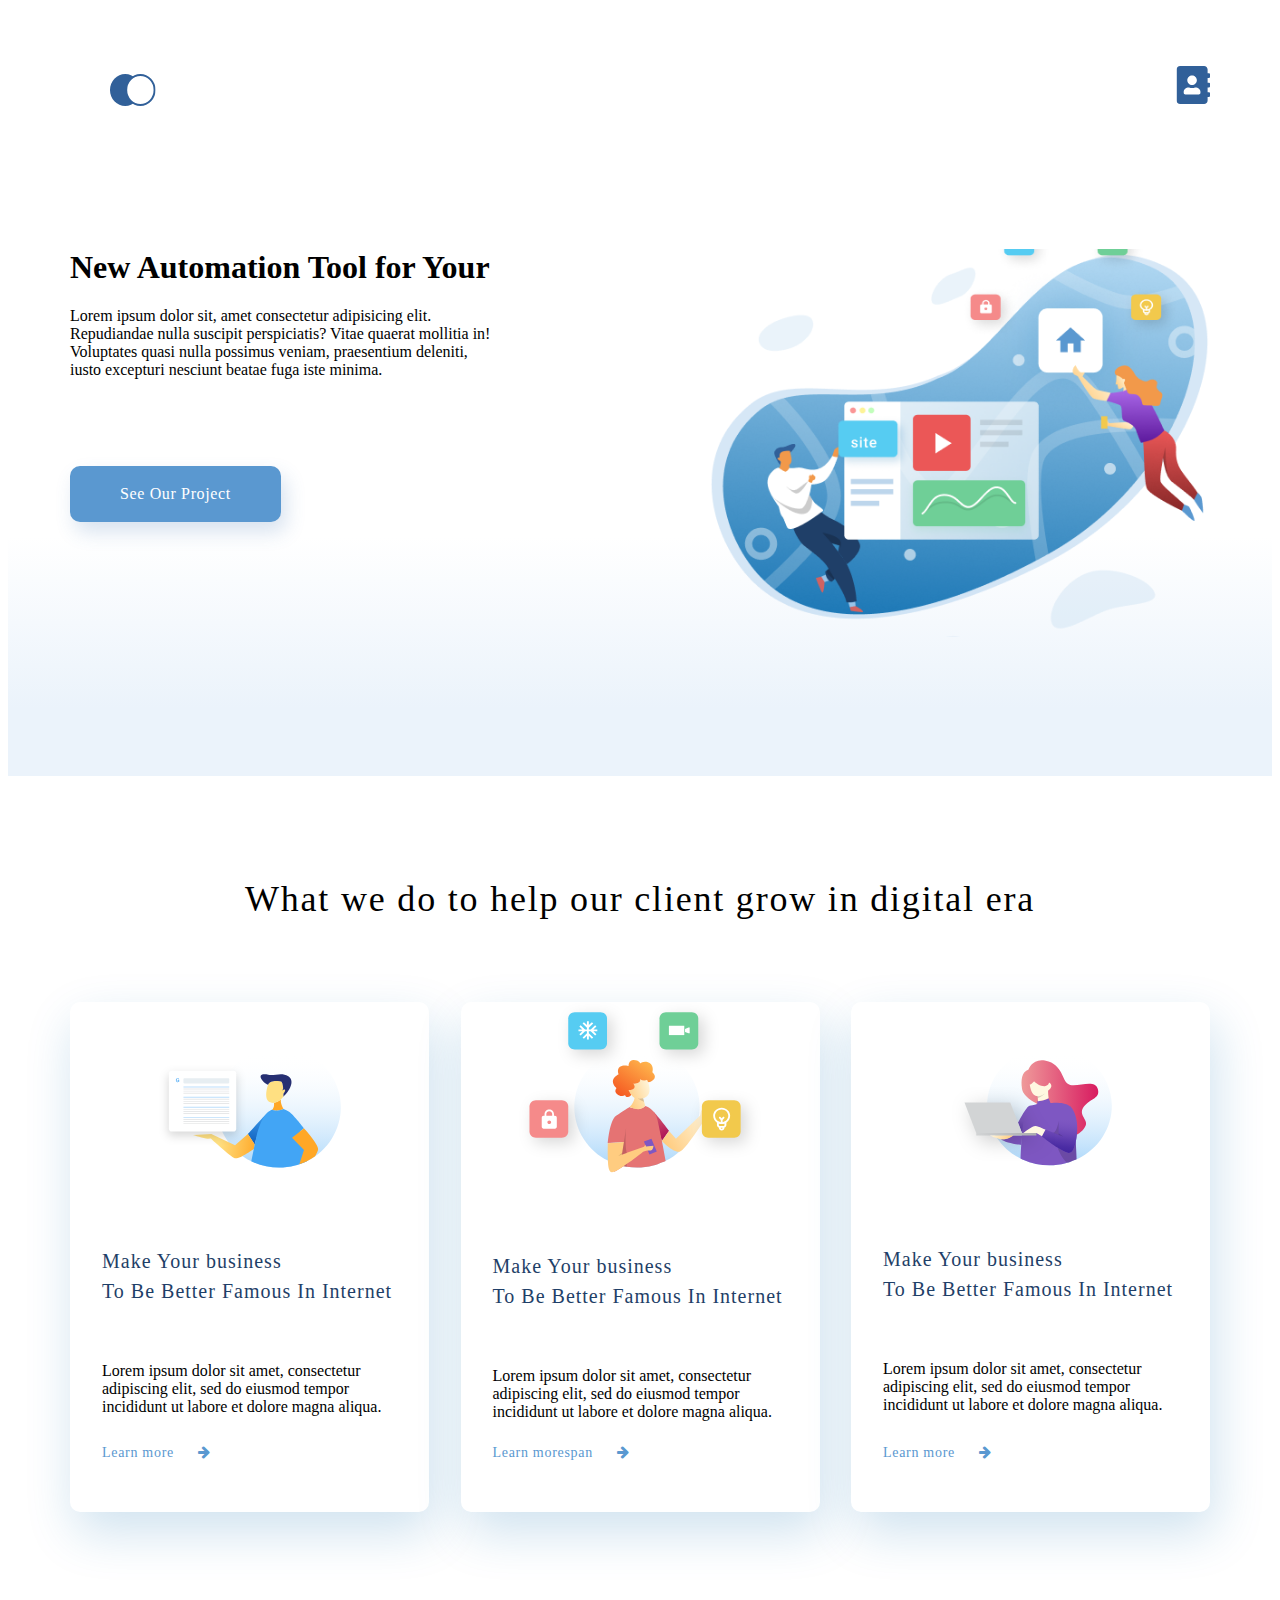
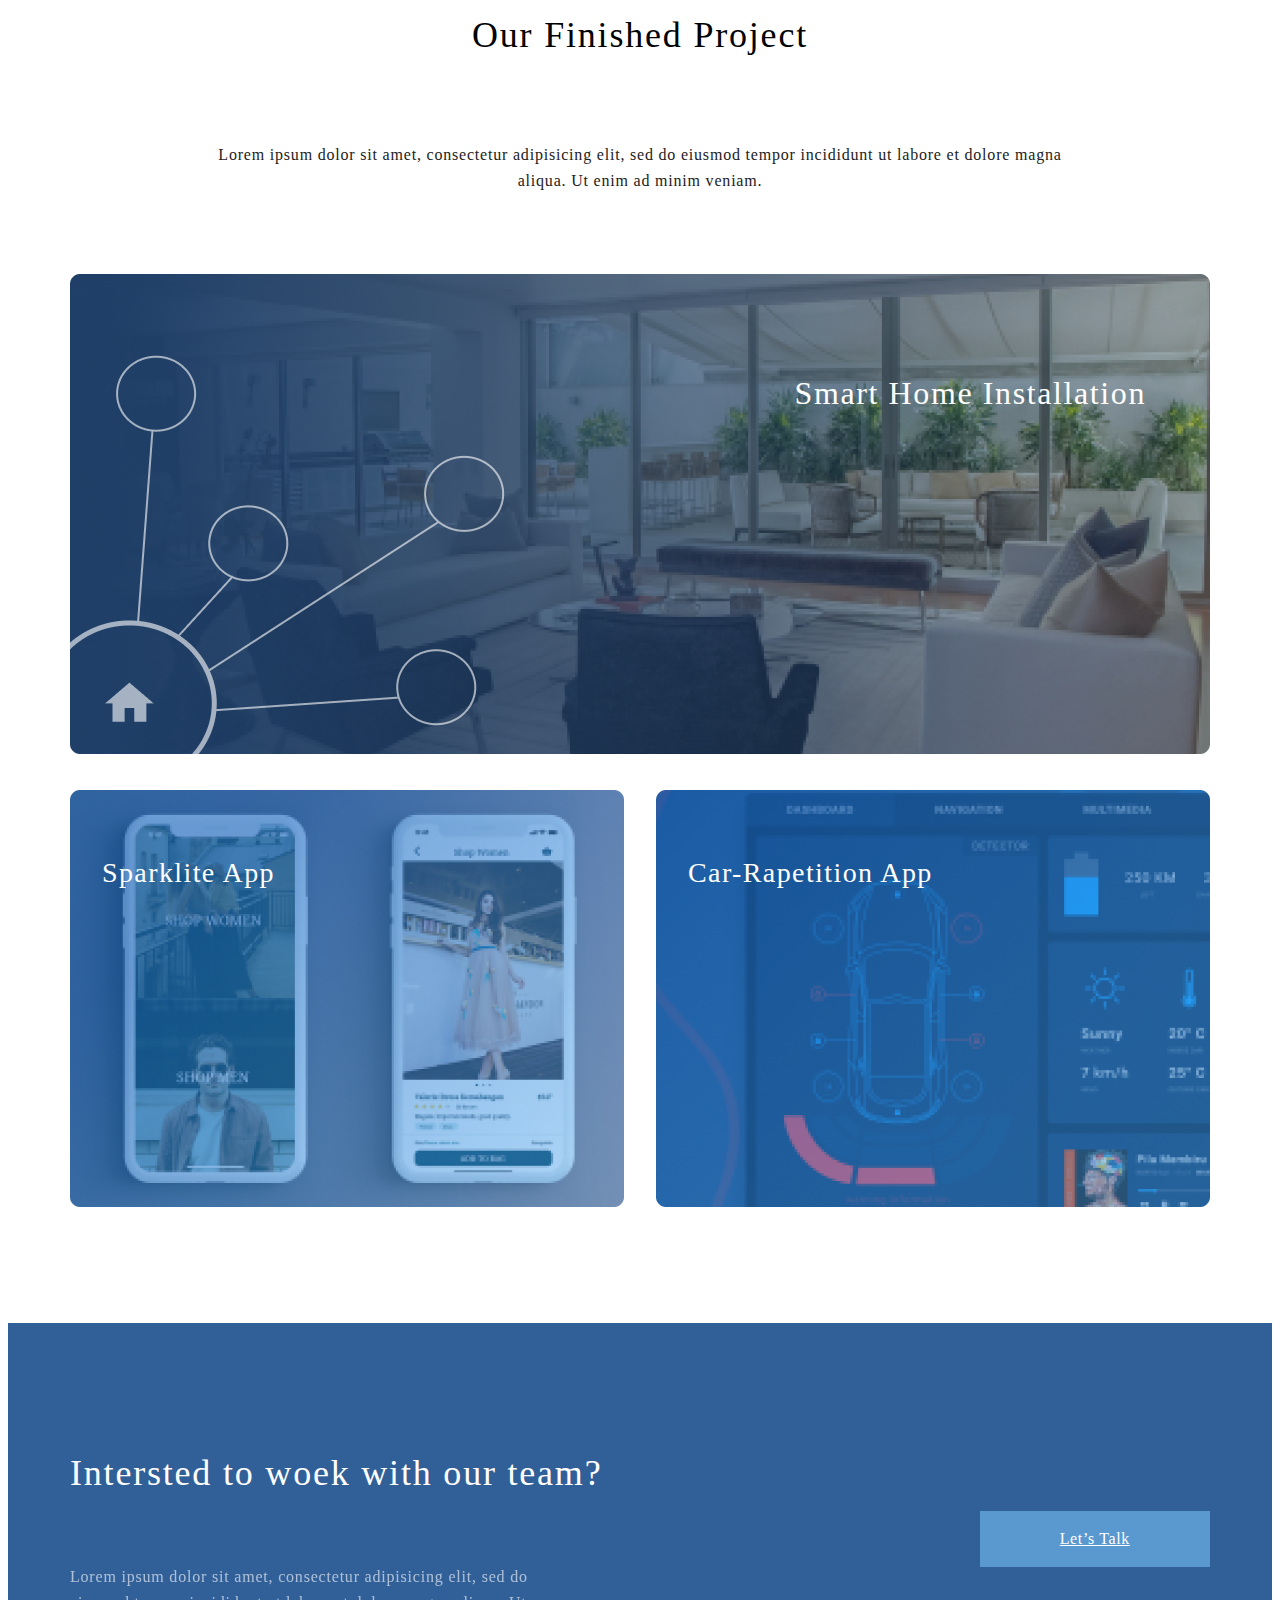
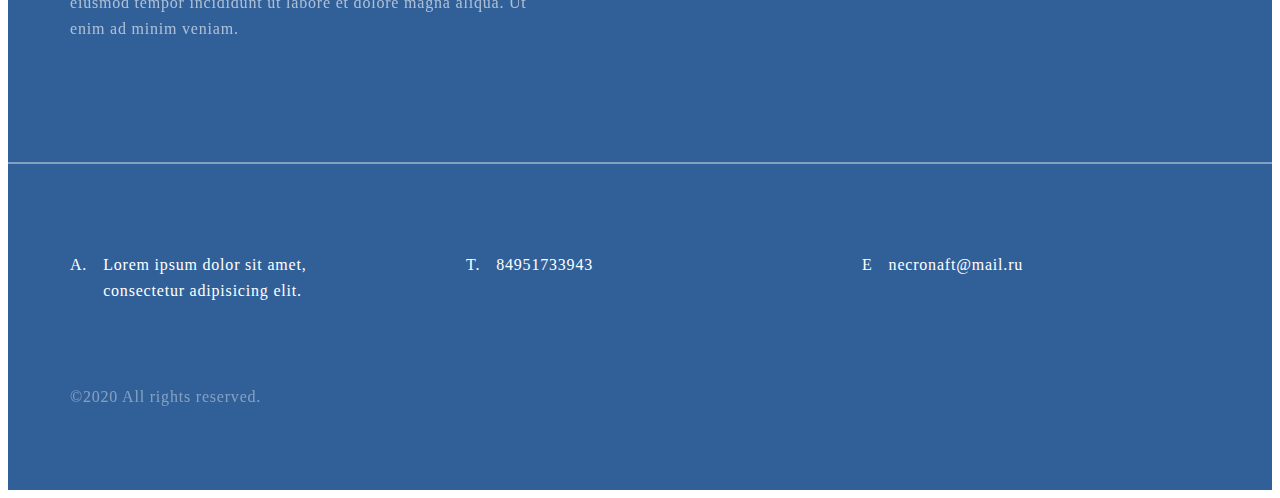
<file: homework/index.html>
<!DOCTYPE html>
<html lang="en">

<head>
    <meta charset="UTF-8">
    <meta name="viewport" content="width=device-width, initial-scale=1.0">
    <title>index</title>
    <link rel="stylesheet" href="https://maxcdn.bootstrapcdn.com/font-awesome/4.5.0/css/font-awesome.min.css">
    <link rel="stylesheet" href="style.css">
</head>

<body>
    <div class="conteiner_main">
        <div class="top">
            <div class="header big_block">
                <!-- menu -->
                <ul class="menu cant">
                    <li><a href="index.html"><img src="img/Navigation.svg" alt="menu"></a></a></li>
                    <li><a href="contacts.html"><img src="img/address-book-solid 1.svg" alt="contacts"></a></li>
                </ul>
                <!-- main part -->
                <div class="cant">
                    <div class=" top_info">
                        <h1 class="header1 text_header">New Automation Tool for Your</h1>
                        <p class="p_text p_header text_header">Lorem ipsum dolor sit, amet consectetur adipisicing elit. Repudiandae
                            nulla
                            suscipit
                            perspiciatis?
                            Vitae quaerat
                            mollitia&nbsp;in! Voluptates quasi nulla possimus veniam, praesentium deleniti, iusto
                            excepturi
                            nesciunt
                            beatae
                            fuga iste minima.</p>
                        <a href="#" class="header_botton">See Our Project</a>
                    </div>
                </div>
            </div>
        </div>
        <div class="main_content big_block">
            <h3 class="header3 header_cards cant">What we&nbsp;do&nbsp;to&nbsp;help our client grow in&nbsp;digital era</h3>
            <div class="main_parts cant">
                <div class="main_date">
                    <img src="img/1.svg" alt="card_photo1" class="card_img">
                    <h4 class="header4">Make Your business To&nbsp;Be&nbsp;Better Famous In&nbsp;Internet</h4>
                    <p class="p_text">Lorem ipsum dolor sit amet, consectetur adipiscing elit, sed do eiusmod tempor
                        incididunt ut labore et dolore magna aliqua.</p>
                    <a href="#" class="card_link">Learn more</a>
                </div>
                <div class="main_date">
                    <img src="img/2.svg" alt="card_photo2" class="card_img">
                    <img src="img/font2.svg" alt="font" class="font">
                    <h4 class="header4">Make Your business To&nbsp;Be&nbsp;Better Famous In&nbsp;Internet</h4>
                    <p class="p_text">Lorem ipsum dolor sit amet, consectetur adipiscing elit, sed do eiusmod tempor
                        incididunt ut labore et dolore magna aliqua.</p>
                    <a href="#" class="card_link">Learn morespan</a>
                </div>
                <div class="main_date">
                    <img src="img/3.svg" alt="card_photo3" class="card_img">
                    <h4 class="header4">Make Your business To&nbsp;Be&nbsp;Better Famous In&nbsp;Internet</h4>
                    <p class="p_text">Lorem ipsum dolor sit amet, consectetur adipiscing elit, sed do eiusmod tempor
                        incididunt ut labore et dolore magna aliqua.</p>
                    <a href="#" class="card_link">Learn more</a>
                </div>
            </div>
        </div>
        <div class="last_contant big_block">
            <h3 class="header3">Our Finished Project</h3>
            <p class="text_last">Lorem ipsum dolor sit amet, consectetur adipisicing elit, sed do eiusmod tempor
                incididunt
                ut labore et dolore magna aliqua. Ut enim ad minim veniam.</p>
            <div class="project cant">
                <img src="img/project1.png" alt="project1" class="project_img cant">
                <p class="project_text">Smart Home Installation</p>
            </div>
            <div class="project_parent project cant">
                <div class="child  img2">
                    <img src="img/project2.png" alt="project2" class="project_img cant">
                    <p class="project_text2">Sparklite App</p>
                </div>
                <div class="child">
                    <img src="img/project3.png" alt="project3" class="project_img cant">
                    <p class="project_text2">Car-Rapetition App</p>
                </div>
            </div>
        </div>
        <!-- the footer of website -->

        <div class="footer cant">
            <div class="footer_top big_block cant">
                <div class="footer_text cant">
                    <h3 class="footer_header">Intersted to&nbsp;woek with our team?</h3>
                    <p class="p_text_footer">Lorem ipsum dolor sit amet, consectetur adipisicing elit, sed do eiusmod
                        tempor incididunt ut labore et dolore magna aliqua. Ut enim ad minim veniam.</p>
                </div>
                <a href="#" class="footer_botton cant">Let&rsquo;s Talk</a>
            </div>
            <hr class="footer_line">
            <div class="footer_bottom big_block cant">
                <ul class="menu_footer cant">
                    <li class="copy-top li1">Lorem ipsum dolor sit amet, consectetur adipisicing elit.</li>
                    <li class="copy-top li2">84951733943</li>
                    <li class="copy-top li3">necronaft@mail.ru</li>
                </ul>
                <div class="copyright cant">
                    <p class="p_text_copy">&copy;2020 All rights reserved.</p>
                </div>
            </div>
        </div>
    </div>
    
</body>

</html>
</file>
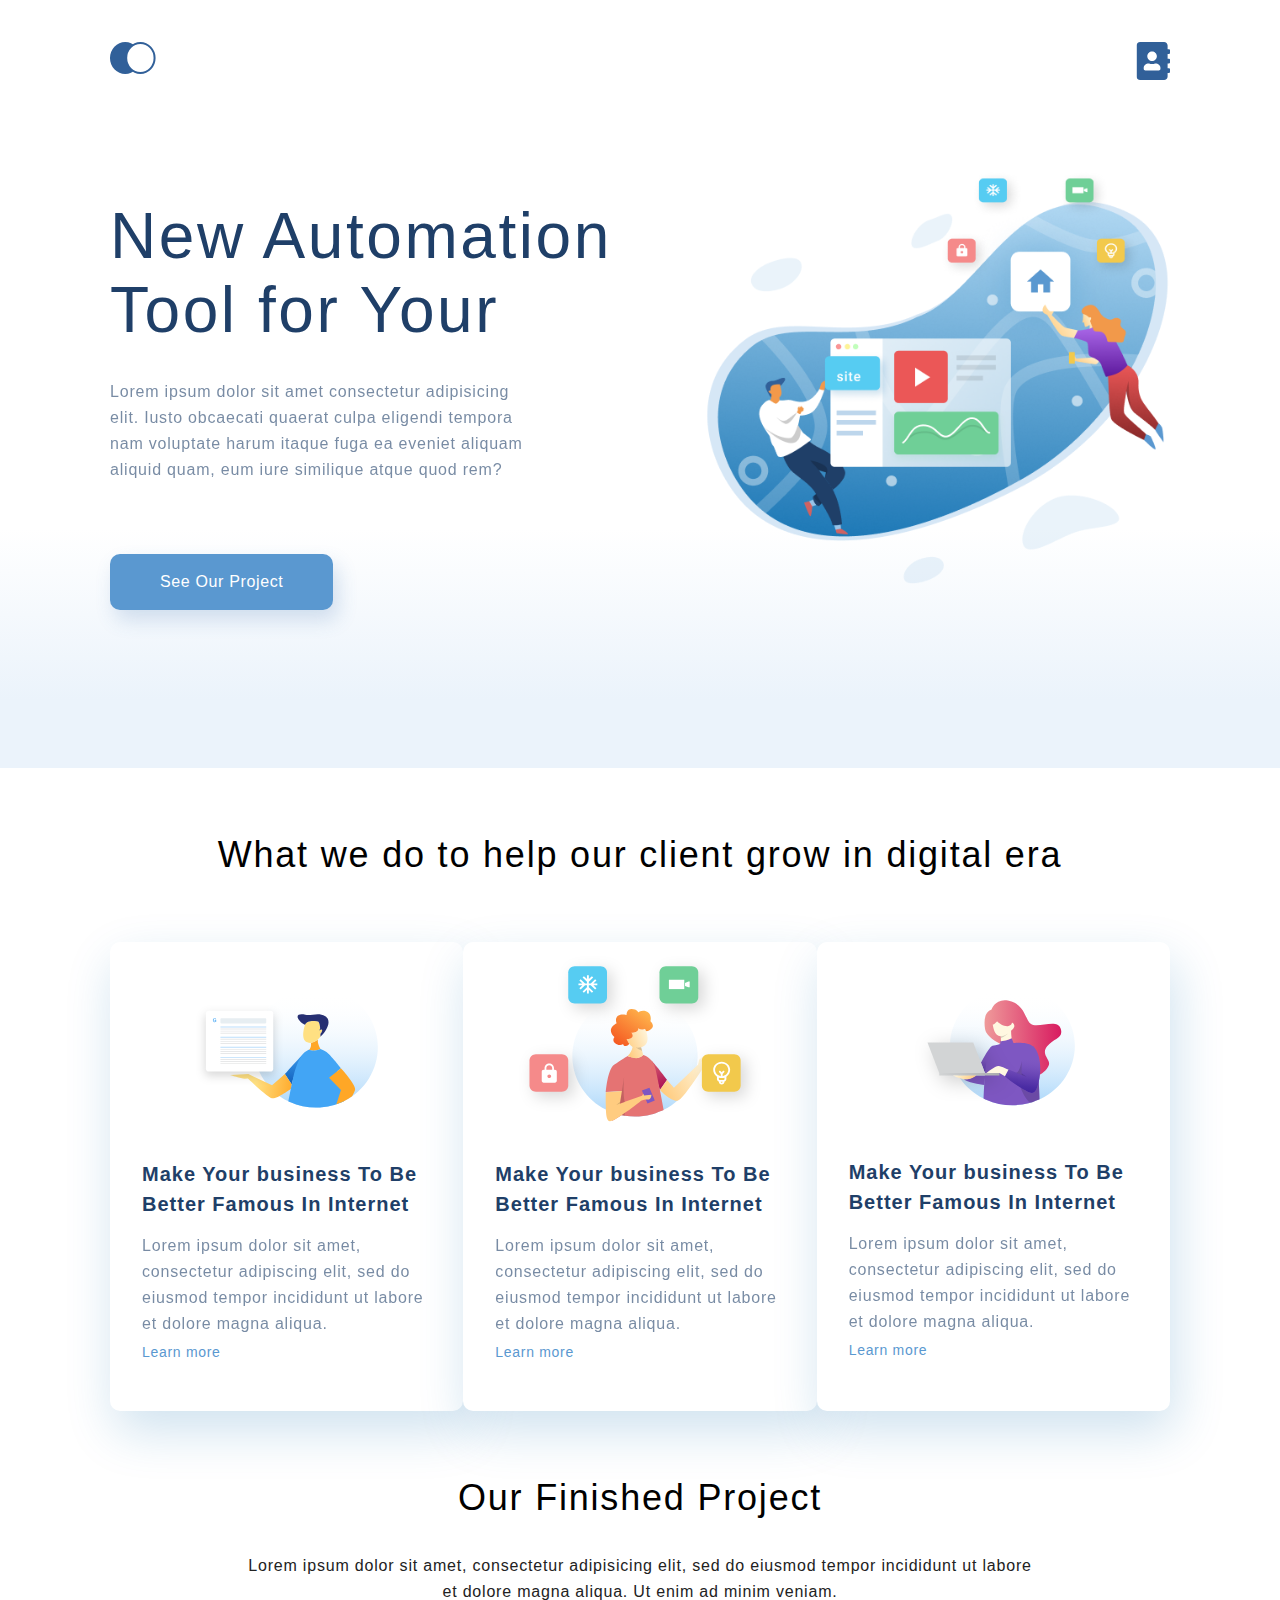
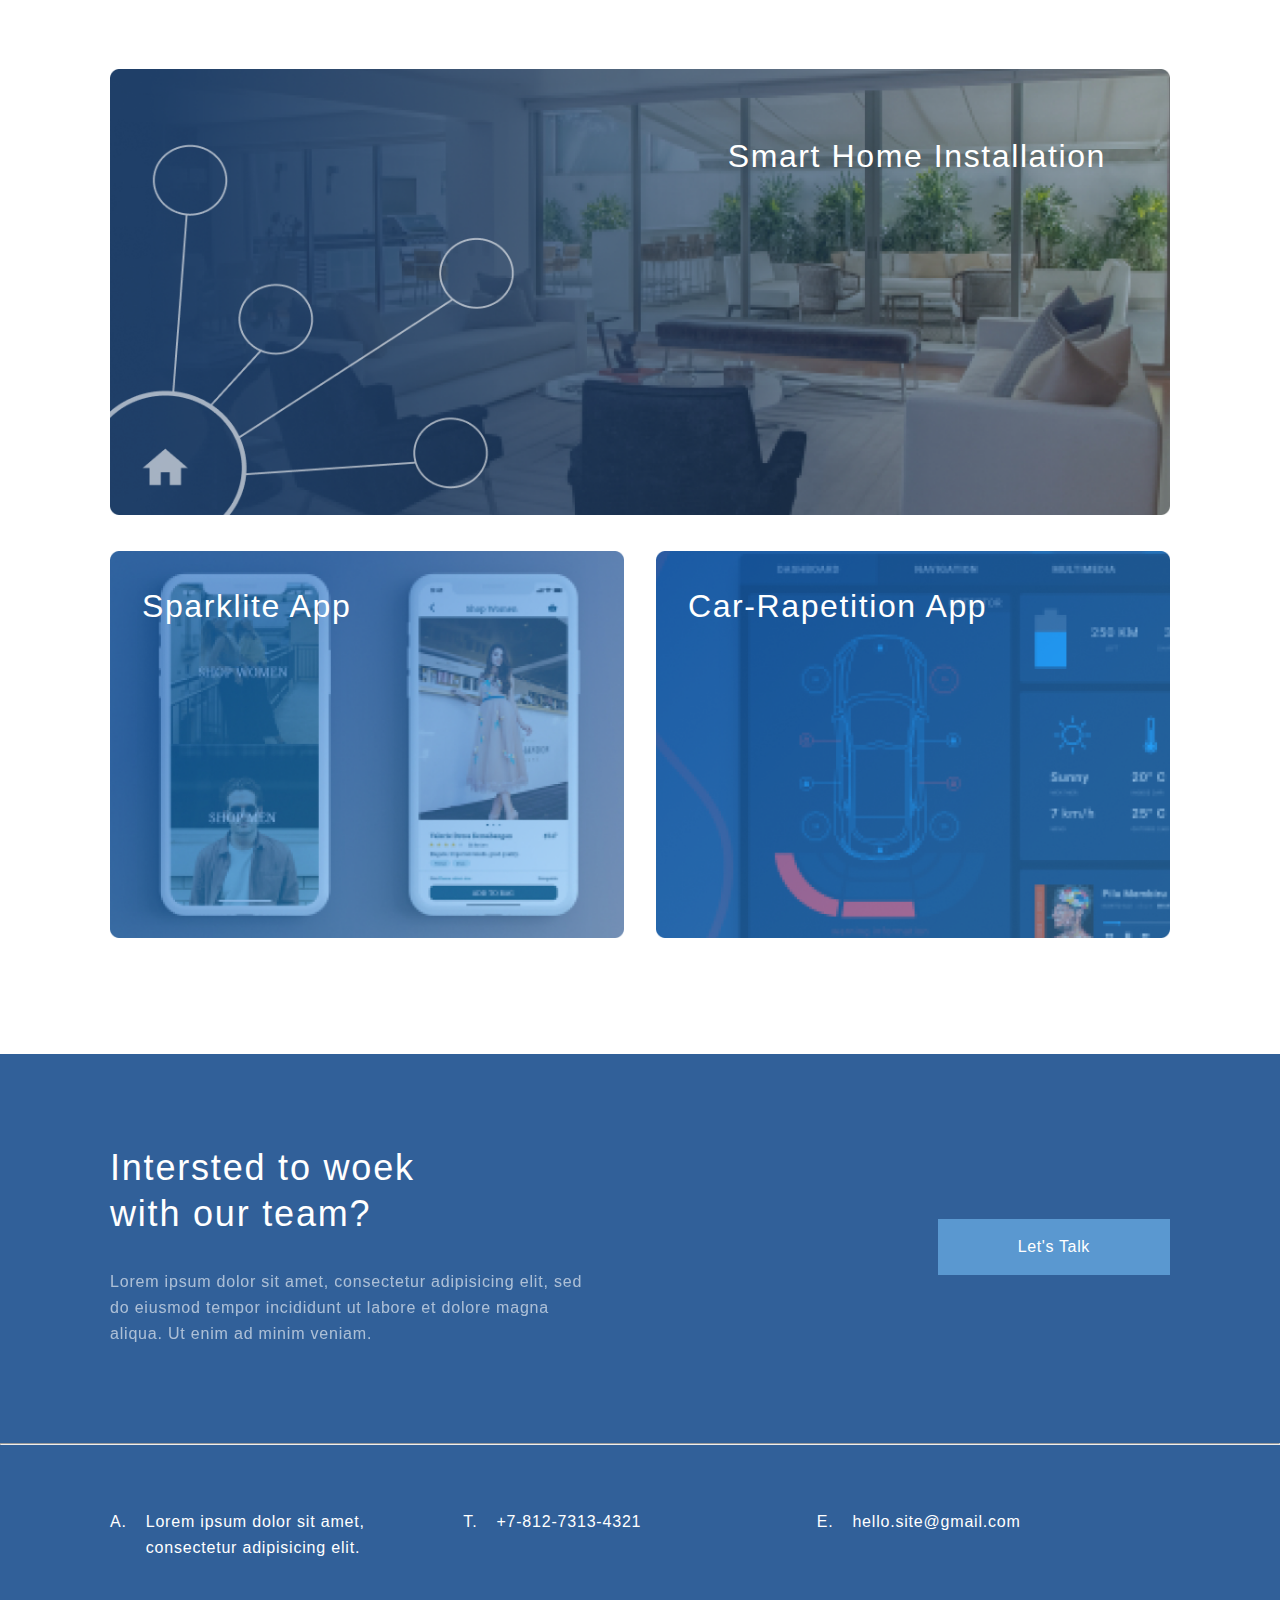
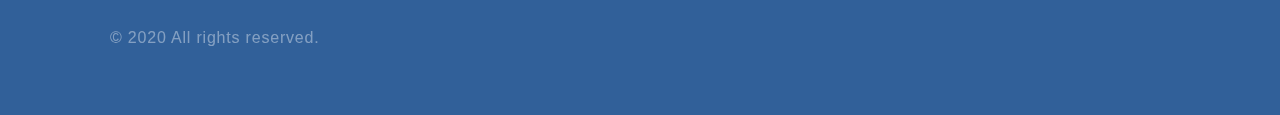
<file: homework7-8/index.html>
<!DOCTYPE html>
<html lang="zxx">

<head>
    <meta charset="UTF-8">
    <meta name="viewport" content="width=device-width, initial-scale=1.0">
    <title>index</title>

    <link rel="stylesheet" href="css/style.css">

</head>


<body>

    <div class="header">

        <div class="container top-box">

            <ul class="top">
                <li><a href="index.html"><img src="img/logo.svg" alt="logo"></a></li>
                <li><a href="contacts.html"><img src="img/contacts.svg" alt="contacts"></a></li>
            </ul>

            <div class="top-info">
                <h1 class="top-heading">New Automation Tool for Your</h1>

                <p class="text top-text">
                    Lorem ipsum dolor sit amet consectetur adipisicing elit. Iusto obcaecati quaerat culpa eligendi
                    tempora
                    nam
                    voluptate harum itaque fuga ea eveniet aliquam aliquid quam, eum iure similique atque quod rem?
                </p>
                <a href="#" class="top-button">See Our Project</a>
            </div>

        </div>
    </div>

    <div class="what-we-do container">

        <h3 class="heading">What we do to help our client grow in digital era</h3>

        <div class="card-box">

            <div class="card"><img class="card-img" src="img/card-1.svg" alt="card 1">

                <h4 class="card-mini">Make Your business To Be Better Famous In Internet</h4>

                <p class="text">Lorem ipsum dolor sit amet, consectetur adipiscing elit,
                    sed do eiusmod tempor incididunt ut labore et dolore magna aliqua.</p>
                <a href="#" class="card-link">Learn more</a>

            </div>

            <div class="new-card"><img class="new-card-img" src="img/card-2.svg" alt="card 1">

                <h4 class="card-mini">Make Your business To Be Better Famous In Internet</h4>

                <p class="text">Lorem ipsum dolor sit amet, consectetur adipiscing elit,
                    sed do eiusmod tempor incididunt ut labore et dolore magna aliqua.</p>
                <a href="#" class="card-link">Learn more</a>

            </div>

            <div class="card"><img class="card-img" src="img/card-3.svg" alt="card 1">

                <h4 class="card-mini">Make Your business To Be Better Famous In Internet</h4>

                <p class="text">Lorem ipsum dolor sit amet, consectetur adipiscing elit,
                    sed do eiusmod tempor incididunt ut labore et dolore magna aliqua.</p>
                <a href="#" class="card-link">Learn more</a>

            </div>

        </div>
    </div>

    <div class="project container">

        <h3 class="heading">Our Finished Project</h3>

        <p class="text text-project">Lorem ipsum dolor sit amet, consectetur adipisicing elit,
            sed do eiusmod tempor incididunt ut labore et dolore magna aliqua. Ut enim ad minim veniam.</p>

        <div class="project-item">
            <img class="project-img" src="img/project-1.png" alt="photo">
            <p class="project_text">Smart Home Installation</p>
        </div>

        <div class="project-parent">
            <div class="project-item project-item_margin">
                <img class="project-img" src="img/project-2.png" alt="photo">
                <p class="new_project_text">Sparklite App</p>
            </div>
            <div class="project-item">
                <img class="project-img" src="img/project-3.png" alt="photo">
                <p class="new_project_text">Car-Rapetition App</p>
            </div>

        </div>

    </div>

    <div class="footer">

        <div class="footer-top container">
            <div class="footer-box">
                <h3 class="footer-head">Intersted to woek with our team?</h3>
                <p class="footer-text">Lorem ipsum dolor sit amet, consectetur adipisicing elit,
                    sed do eiusmod tempor incididunt ut labore et dolore magna aliqua. Ut enim ad minim veniam.</p>
            </div>
            <div class="footer-parent"><a href="#" class="footer-button">Let's Talk</a></div>
        </div>

        <hr>

        <div class="footer-bot container">
            <div class="footer-bot-address">
                <ul class="footer-row">
                    <li>A.</li>
                    <li class="col-1-2 footer-text2">Lorem ipsum dolor sit amet, consectetur adipisicing elit.</li>
                </ul>
                <ul class="footer-row">
                    <li>T.</li>
                    <li class="col-1-2  footer-text2">+7-812-7313-4321</li>
                </ul>
                <ul class="footer-row">
                    <li>E.</li>
                    <li class="col-1-2  footer-text2">hello.site@gmail.com</li>
                </ul>
            </div>

            <p class="footer-copy">&copy; 2020 All rights reserved.</p>
        </div>



    </div>

</body>

</html>
</file>
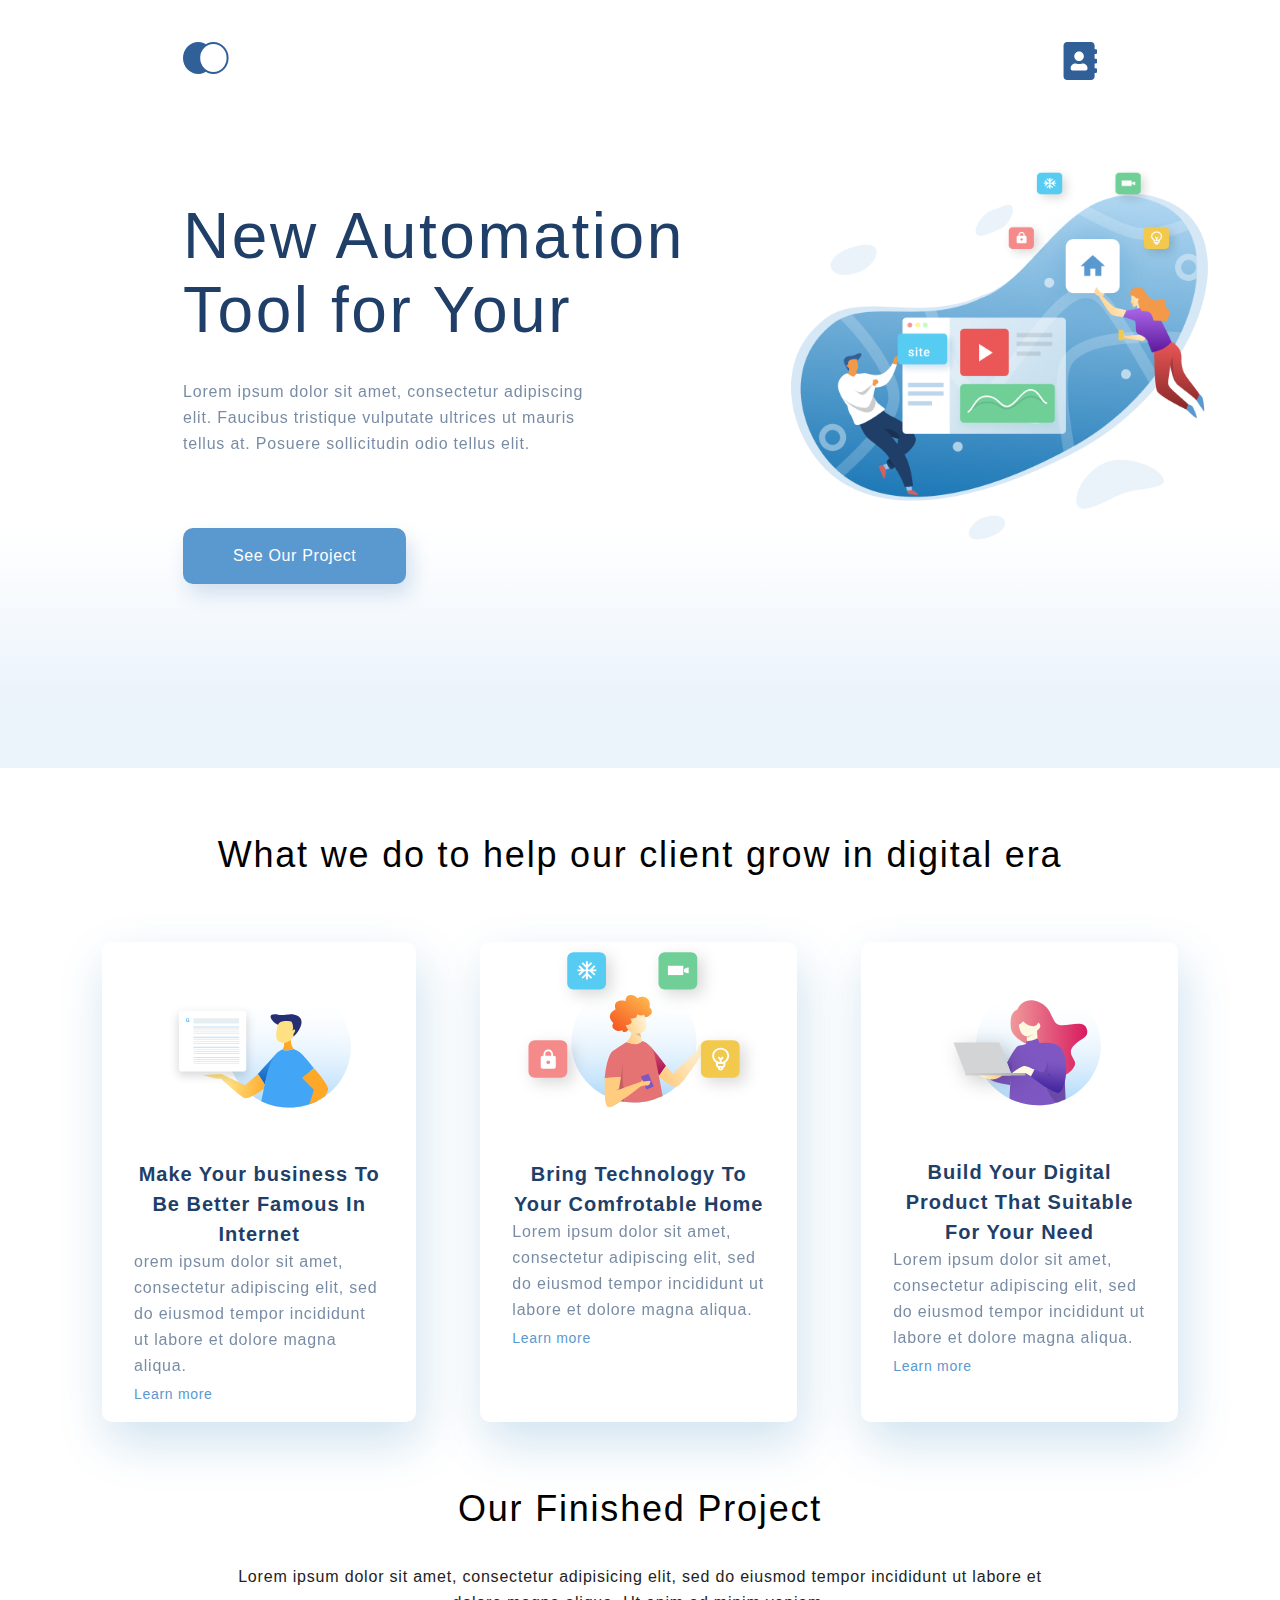
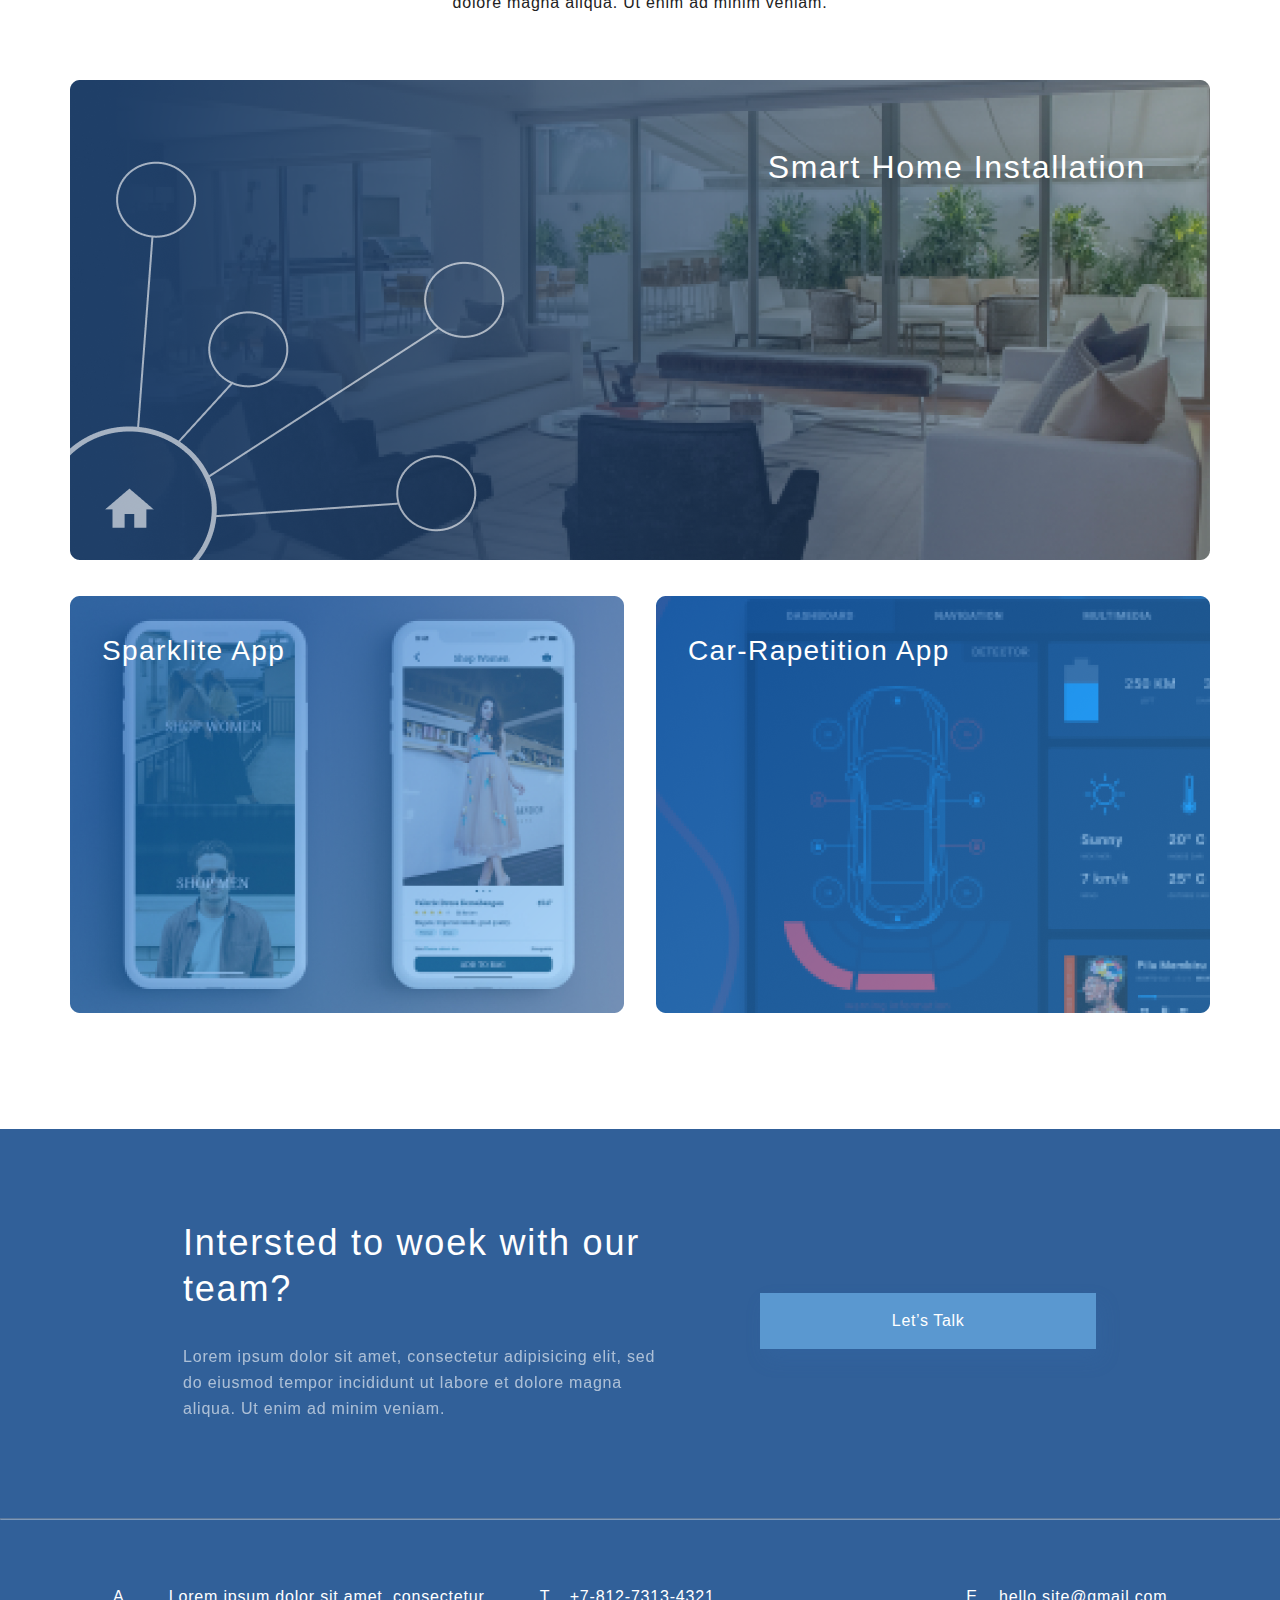
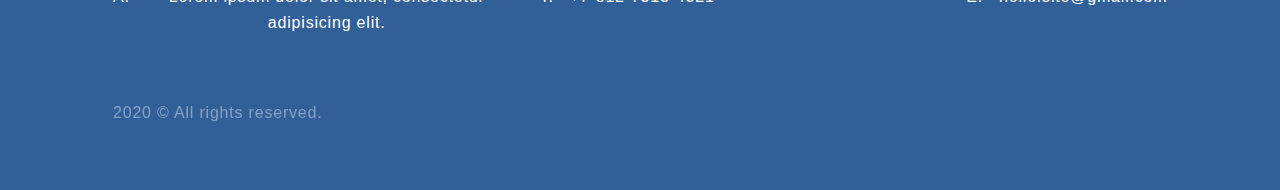
<file: ДЗ/index.html>
<!DOCTYPE html>
<html lang="en">

<head>
    <link rel="stylesheet" href="style/style.css">
    <meta charset="UTF-8">
    <meta name="viewport" content="width=device-width, initial-scale=1.0">
    <title>Document</title>
</head>

<body>
    <div class="top">
        <div class="container content_box">
            <ul class="header">
                <li><a href="index.html"><img src="img/logo.svg" alt="logo"></a></li>
                <li><a href="contacts.html"><img src="img/contacts.svg" alt="contacts"></a></li>
            </ul>
            <div class="top_info">
                <h1 class="top_heading">New Automation Tool for Your</h1>
                <p class="text top_text">Lorem ipsum dolor sit amet, consectetur adipiscing elit. Faucibus tristique
                    vulputate ultrices ut
                    mauris tellus at. Posuere sollicitudin odio tellus elit.
                </p>
                <a href="#" class="top_button">See Our Project</a>
            </div>
        </div>
    </div>
    <div class="what_we_do container">
        <h3 class="heading">What we do to help our client grow in digital era </h3>
        <div class="card-box">
            <div class="card">
                <img class="card_img" src="img/card-1.svg" alt="card-1">
                <h4 class="heading-mini">Make Your business To Be Better Famous In Internet</h4>
                <p class="text">orem ipsum dolor sit amet, consectetur adipiscing elit, sed do eiusmod tempor
                    incididunt
                    ut labore et
                    dolore magna aliqua.
                </p>
                <a class="card_link" href="#">Learn more</a>
            </div>
            <div class="card card-2">
                <img class="card_img" src="img/card-2.svg" alt="card-2">
                <h4 class="heading-mini">Bring Technology To Your Comfrotable Home</h4>
                <p class="text">Lorem ipsum dolor sit amet, consectetur adipiscing elit, sed do eiusmod tempor
                    incididunt ut
                    labore et dolore magna aliqua.</p>
                <a class="card_link" href="#">Learn more</a>
            </div>
            <div class="card">
                <img class="card_img" src="img/card-3.svg" alt="card-3">
                <h4 class="heading-mini"> Build Your Digital Product That Suitable For Your Need</h4>
                <p class="text">Lorem ipsum dolor sit amet, consectetur adipiscing elit, sed do eiusmod tempor
                    incididunt ut
                    labore et dolore magna aliqua.</p>
                <a class="card_link" href="#">Learn more</a>
            </div>
        </div>
    </div>
    <div class="project container">
        <h3 class="heading">Our Finished Project</h3>
        <p class="text text_project">Lorem ipsum dolor sit amet, consectetur adipisicing elit, sed do eiusmod tempor
            incididunt
            ut labore et
            dolore magna aliqua. Ut enim ad minim veniam.</p>
        <div class="project_item"><img class="project_img" src="img/project-1.png" alt="photo">
            <p class="project_text">Smart Home Installation</p>
        </div>
        <div class="project_parent">
            <div class="project_item_margin project_item-1">
                <img class="project_img" src="img/project-2.png" alt="photo">
                <p class="project_text project_text_mini">Sparklite App</p>
            </div>
            <div class="project_item_margin project_item-2">
                <img class="project_img" src="img/project-3.png" alt="photo">
                <p class="project_text project_text_mini">Car-Rapetition App</p>
            </div>
        </div>
    </div>
    <div class="footer">
        <div class="container footer_container">
            <div class="footer_top">
                <div class="footer_text">
                    <h3 class="heading footer_heading">Intersted to woek with our team?</h3>
                    <p class="text text_footer">Lorem ipsum dolor sit amet, consectetur adipisicing elit, sed do eiusmod
                        tempor
                        incididunt ut
                        labore et
                        dolore magna aliqua. Ut enim ad minim veniam.</p>
                </div>
                <a class="footer_button" href="#">Let’s Talk </a>
            </div>

        </div>
        <hr>
        <div class=" footer_container_2">
            <div class="footer_bottom">
                <ul class="footer_info">
                    <li class="footer_list footer_list_1">Lorem ipsum dolor sit amet, consectetur adipisicing elit.</li>
                    <li class="footer_list footer_list_2"><a class="footer_link"
                            href="tel:+7-812-7313-4321">+7-812-7313-4321</a></li>
                    <li class="footer_list footer_list_3"><a class="footer_link"
                            href="mailto:hello.site@gmail.com">hello.site@gmail.com</a>
                    </li>
                </ul>
                <div class="footer_copy">
                    <p class="text text_footer_copy">2020 &copy; All rights reserved.</p>
                </div>
            </div>
        </div>
    </div>
</body>

</html>
</file>
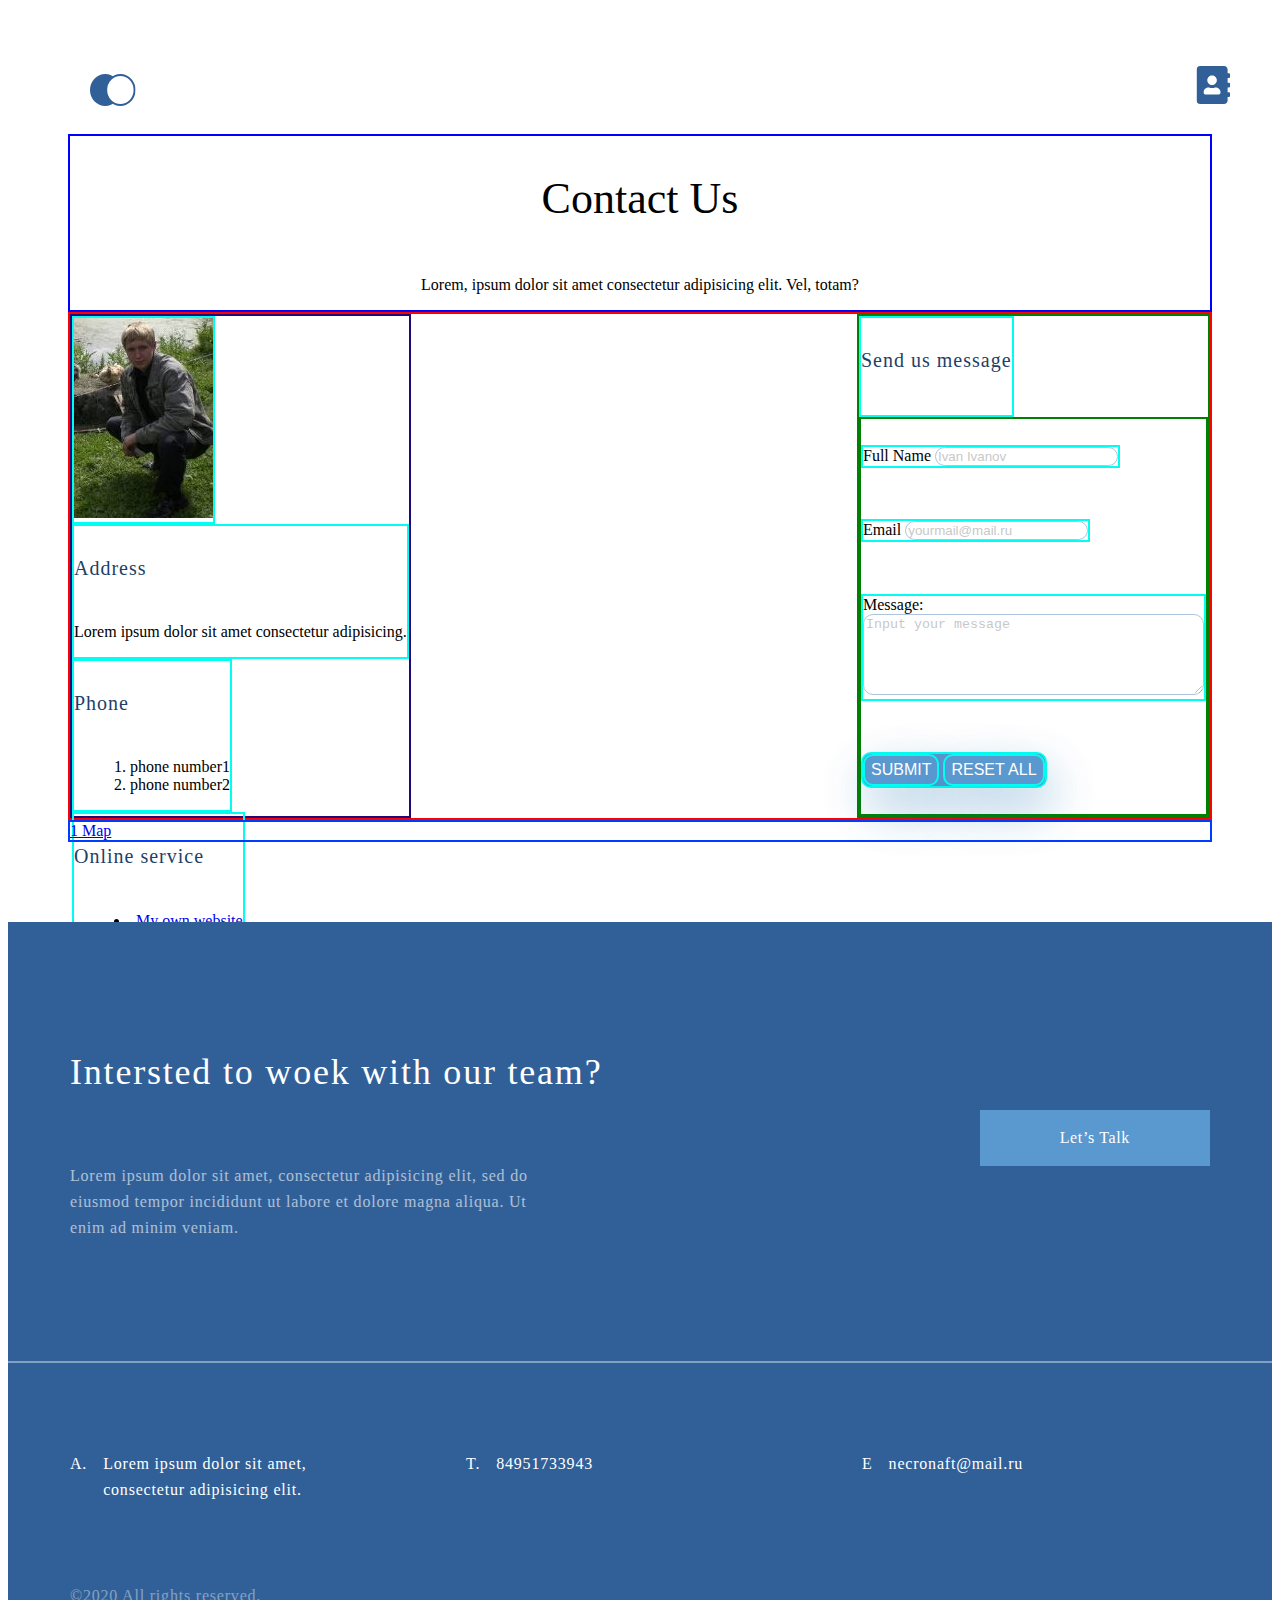
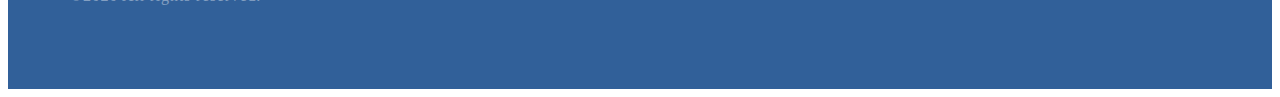
<file: homework/contacts.html>
<!DOCTYPE html>
<html lang="en">

<head>
    <meta charset="UTF-8">
    <meta name="viewport" content="width=device-width, initial-scale=1.0">
    <title>contacts</title>
    <link rel="stylesheet" href="style.css">
</head>

<body>
    <div class="conteiner_main">
        <ul class="menu menu_contact big_block">
            <li><a href="index.html"><img src="img/Navigation.svg" alt="menu"></a></a></li>
            <li><a href="contacts.html"><img src="img/address-book-solid 1.svg" alt="contacts"></a></li>
        </ul>
        <!-- main part -->
        <div class="contact_text big_block">
            <h2 class="header2">Contact&nbsp;Us</h2>
            <p class="p_text">Lorem, ipsum dolor sit amet consectetur adipisicing elit. Vel, totam?</p>
        </div>

        <div class="main_contact big_block">
            <div class="contact">
                <div class="img">
                    <img src="img/photo1.png" alt="my_photo">
                </div>
                <div class="adress">
                    <h4 class="header4">Address</h4>
                    <p class="p_text">Lorem ipsum dolor sit amet consectetur adipisicing.</p>
                </div>
                <div class="phone">
                    <h4 class="header4">Phone</h4>
                    <ol>
                        <li>phone number1</li>
                        <li>phone number2</li>
                    </ol>
                </div>
                <div class="service">
                    <h4 class="header4">Online service</h4>
                    <ul>
                        <li><a href="http://a9999861.beget.tech" target="_blank">My&nbsp;own website</a></li>
                        <li><a href="mailto:necronaft@mail.ru">Write&nbsp;us to&nbsp;mail</a></li>
                    </ul>
                </div>
            </div>
            <div class="form">
                <div class="heading_message">
                    <h4 class="header4">Send&nbsp;us message</h4>
                </div>
                <form action="#" class="form">
                    <div class="name">
                        Full Name <input type="text" placeholder="Ivan Ivanov" class="set">
                    </div>
                    <div class="mail">
                        Email <input type="email" placeholder="yourmail@mail.ru" class="set">
                    </div>
                    <div class="message">
                        Message: <br> <textarea cols="40" rows="5" placeholder="Input your message"
                            class="set"></textarea>
                    </div>
                    <div class="button">
                        <button type="submit" class="button">Submit</button>
                        <button type="reset" class="button">Reset all</button>
                    </div>
                </form>
            </div>
        </div>
        <!-- map -->
        <div class="map big_block">
            <div id="wrapper-9cd199b9cc5410cd3b1ad21cab2e54d3">
                <div id="map-9cd199b9cc5410cd3b1ad21cab2e54d3"></div>
                <script>(function () {
                        var setting = { "height": 540, "width": 1366, "zoom": 16, "queryString": "Unnamed Road, Зеленая зона, Московская обл., Россия, 111674", "place_id": "ChIJ230KUsXJSkERfNMMv8G1-vw", "satellite": false, "centerCoord": [55.69622985780274, 37.925942850000006], "lang": "ru", "cityUrl": "/russia/rudnevo-338838", "cityAnchorText": "Карта [CITY1], Central Federal District, Россия", "id": "map-9cd199b9cc5410cd3b1ad21cab2e54d3", "embed_id": "254337" };
                        var d = document;
                        var s = d.createElement('script');
                        s.src = 'https://1map.com/js/script-for-user.js?embed_id=254337';
                        s.async = true;
                        s.onload = function (e) {
                            window.OneMap.initMap(setting)
                        };
                        var to = d.getElementsByTagName('script')[0];
                        to.parentNode.insertBefore(s, to);
                    })();</script><a href="https://1map.com/ru/map-embed">1 Map</a>
            </div>
        </div>
        <!-- the footer of website -->
        <div class="footer">
            <div class="footer_top big_block">
                <div class="footer_text">
                    <h3 class="footer_header">Intersted to&nbsp;woek with our team?</h3>
                    <p class="p_text_footer">Lorem ipsum dolor sit amet, consectetur adipisicing elit, sed do eiusmod
                        tempor incididunt ut labore et dolore magna aliqua. Ut enim ad minim veniam.</p>
                </div>
                <p class="footer_botton">Let&rsquo;s Talk</p>
            </div>
            <hr class="footer_line">
            <div class="footer_bottom big_block">
                <ul class="menu_footer">
                    <li class="copy-top li1">Lorem ipsum dolor sit amet, consectetur adipisicing elit.</li>
                    <li class="copy-top li2">84951733943</li>
                    <li class="copy-top li3">necronaft@mail.ru</li>
                </ul>
                <div class="copyright">
                    <p class="p_text_copy">&copy;2020 All rights reserved.</p>
                </div>
            </div>
        </div>
    </div>
</body>


</html>
</file>
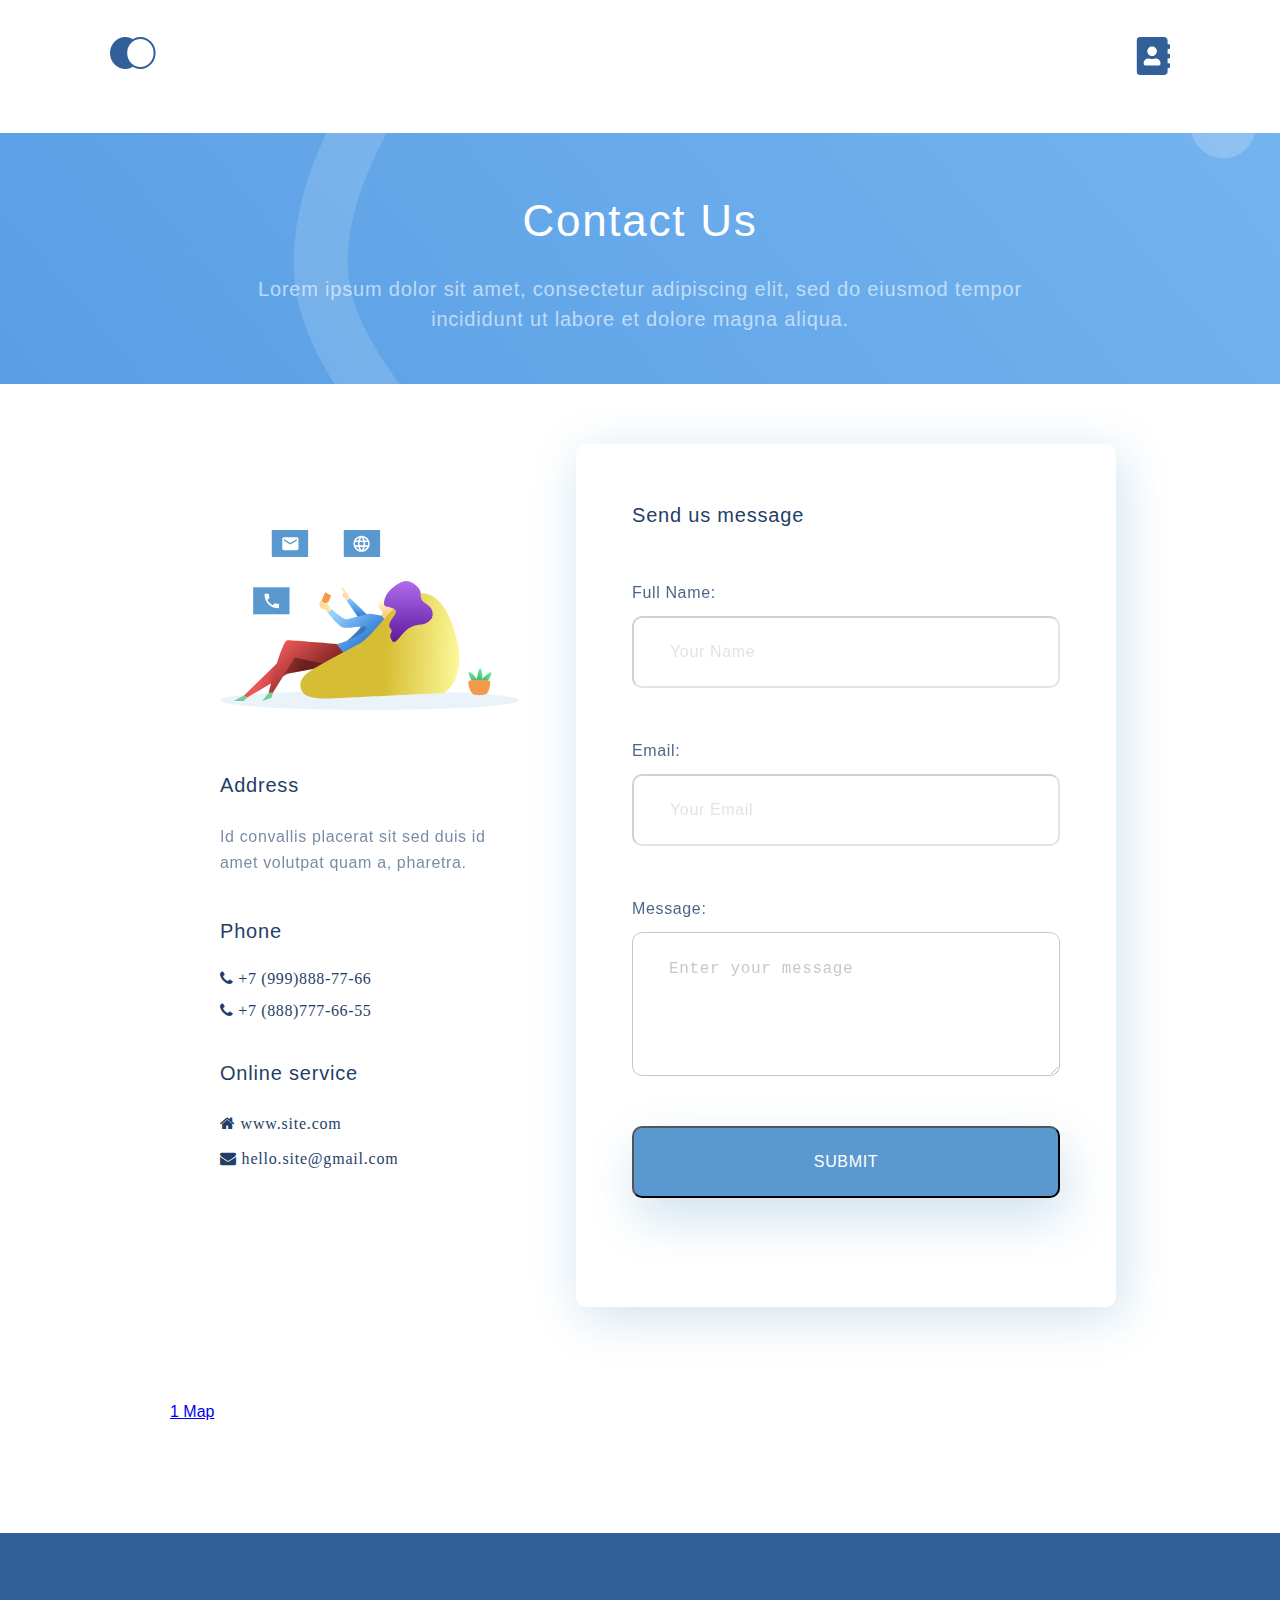
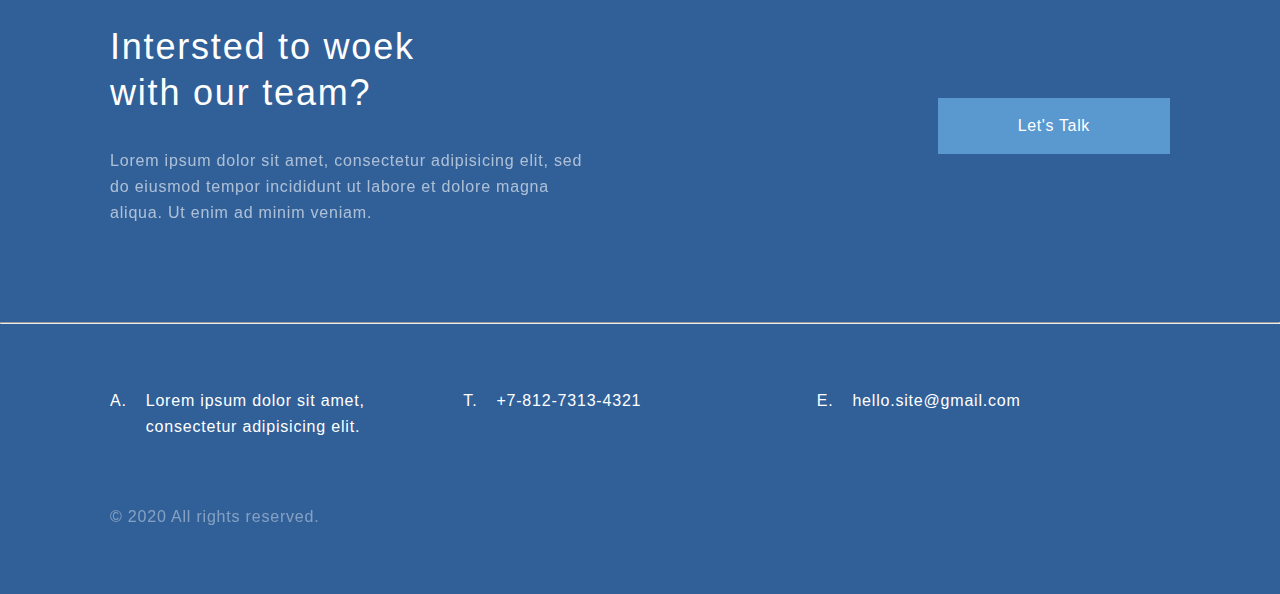
<file: homework7-8/contacts.html>
<!DOCTYPE html>
<html lang="zxx">

<head>
    <meta charset="UTF-8">
    <meta name="viewport" content="width=device-width, initial-scale=1.0">
    <title>contacts</title>

    <link rel="stylesheet" href="css/style.css">
    <link rel="stylesheet" href="https://maxcdn.bootstrapcdn.com/font-awesome/4.5.0/css/font-awesome.min.css">

</head>

<body>

    <div class="container">
        <ul class="top-contacts-menu">
            <li><a href="index.html"><img src="img/logo.svg" alt="logo"></a></li>
            <li><a href="contacts.html"><img src="img/contacts.svg" alt="contacts"></a></li>
        </ul>
    </div>
    <div class="top-contacts">
        <h2 class="contact-text">Contact Us</h2>
        <p class="text-contact-hd"> Lorem ipsum dolor sit amet, consectetur adipiscing elit, sed do eiusmod tempor
            incididunt ut labore et dolore magna aliqua.</p>
    </div>
    <div class="content-contact">
        <div class="medium-content contain">

            <div class="nav-address">

                <img class="meme" src="img/Group.svg" alt="like a sir meme">

                <div class="group-address l-height">
                    <h4 class="data">Address</h4>

                    <p class="text-us l-height opacity">Id convallis placerat sit sed duis id amet volutpat quam a,
                        pharetra.</p>

                    <h4 class="data">Phone</h4>

                    <ul class="l-height phones">
                        <li class="fa fa-phone text-us li"> +7 (999)888-77-66</li>
                        <li class="fa fa-phone text-us"> +7 (888)777-66-55</li>
                    </ul>

                    <h4 class="data">Online service</h4>

                    <ul class="l-height">
                        <li><a href="index.html" class="fa fa-home text-link-contact li"> www.site.com</a></li>
                        <li><a href="mailto:test@domain.local" class="fa fa-envelope text-link-contact">
                                hello.site@gmail.com</a></li>
                    </ul>
                </div>

            </div>

            <div class="container-form">

                <h4 class="group-head">Send us message</h4>

                <form action="#" method="POST" class="form">

                    <div class="group-1">
                        <span class="group-1-2">Full Name:</span>
                        <input class="forma forma-1" type="text" placeholder="Your Name">
                    </div>

                    <div class="group-1">
                        <span class="group-1-2">Email:</span>
                        <input class="forma forma-1" type="email" placeholder="Your Email">
                    </div>

                    <div class="group-1">
                        <span class="group-1-2">Message:</span>
                        <textarea class="forma new-forma" placeholder="Enter your message"></textarea>
                    </div>

                    <button class="knopka" type="submit">SUBMIT</button>

                </form>

            </div>
        </div>
        <div class="map">
            <div class="maps" id="wrapper-9cd199b9cc5410cd3b1ad21cab2e54d3">
                <div id="map-9cd199b9cc5410cd3b1ad21cab2e54d3"></div>
                <script>(function () {
                        var setting = { "height": 540, "max-width": 1024, "zoom": 17, "queryString": "221B Бейкер-стрит, Лондон, Великобритания", "place_id": "ChIJEYJiM88adkgR4SKDqHd2XUQ", "satellite": false, "centerCoord": [51.52379136998128, -0.15842130000000232], "cid": "0x445d7677a88322e1", "lang": "ru", "cityUrl": "/uk/london", "cityAnchorText": "Карта [CITY1], Англия, Великобритания", "id": "map-9cd199b9cc5410cd3b1ad21cab2e54d3", "embed_id": "254760" };
                        var d = document;
                        var s = d.createElement('script');
                        s.src = 'https://1map.com/js/script-for-user.js?embed_id=254760';
                        s.async = true;
                        s.onload = function (e) {
                            window.OneMap.initMap(setting)
                        };
                        var to = d.getElementsByTagName('script')[0];
                        to.parentNode.insertBefore(s, to);
                    })();</script><a href="https://1map.com/ru/map-embed">1 Map</a>
            </div>
        </div>
    </div>

    <div class="footer">

        <div class="footer-top container">
            <div class="footer-box">
                <h3 class="footer-head">Intersted to woek with our team?</h3>
                <p class="footer-text">Lorem ipsum dolor sit amet, consectetur adipisicing elit,
                    sed do eiusmod tempor incididunt ut labore et dolore magna aliqua. Ut enim ad minim veniam.
                </p>
            </div>
            <div class="footer-parent"><a href="#" class="footer-button">Let's Talk</a></div>
        </div>

        <hr>

        <div class="footer-bot container">
            <div class="footer-bot-address">
                <ul class="footer-row">
                    <li>A.</li>
                    <li class="col-1-2 footer-text2">Lorem ipsum dolor sit amet, consectetur adipisicing elit.</li>
                </ul>
                <ul class="footer-row">
                    <li>T.</li>
                    <li class="col-1-2  footer-text2">+7-812-7313-4321</li>
                </ul>
                <ul class="footer-row">
                    <li>E.</li>
                    <li class="col-1-2  footer-text2">hello.site@gmail.com</li>
                </ul>
            </div>

            <p class="footer-copy">&copy; 2020 All rights reserved.</p>
        </div>



    </div>

</body>

</html>
</file>
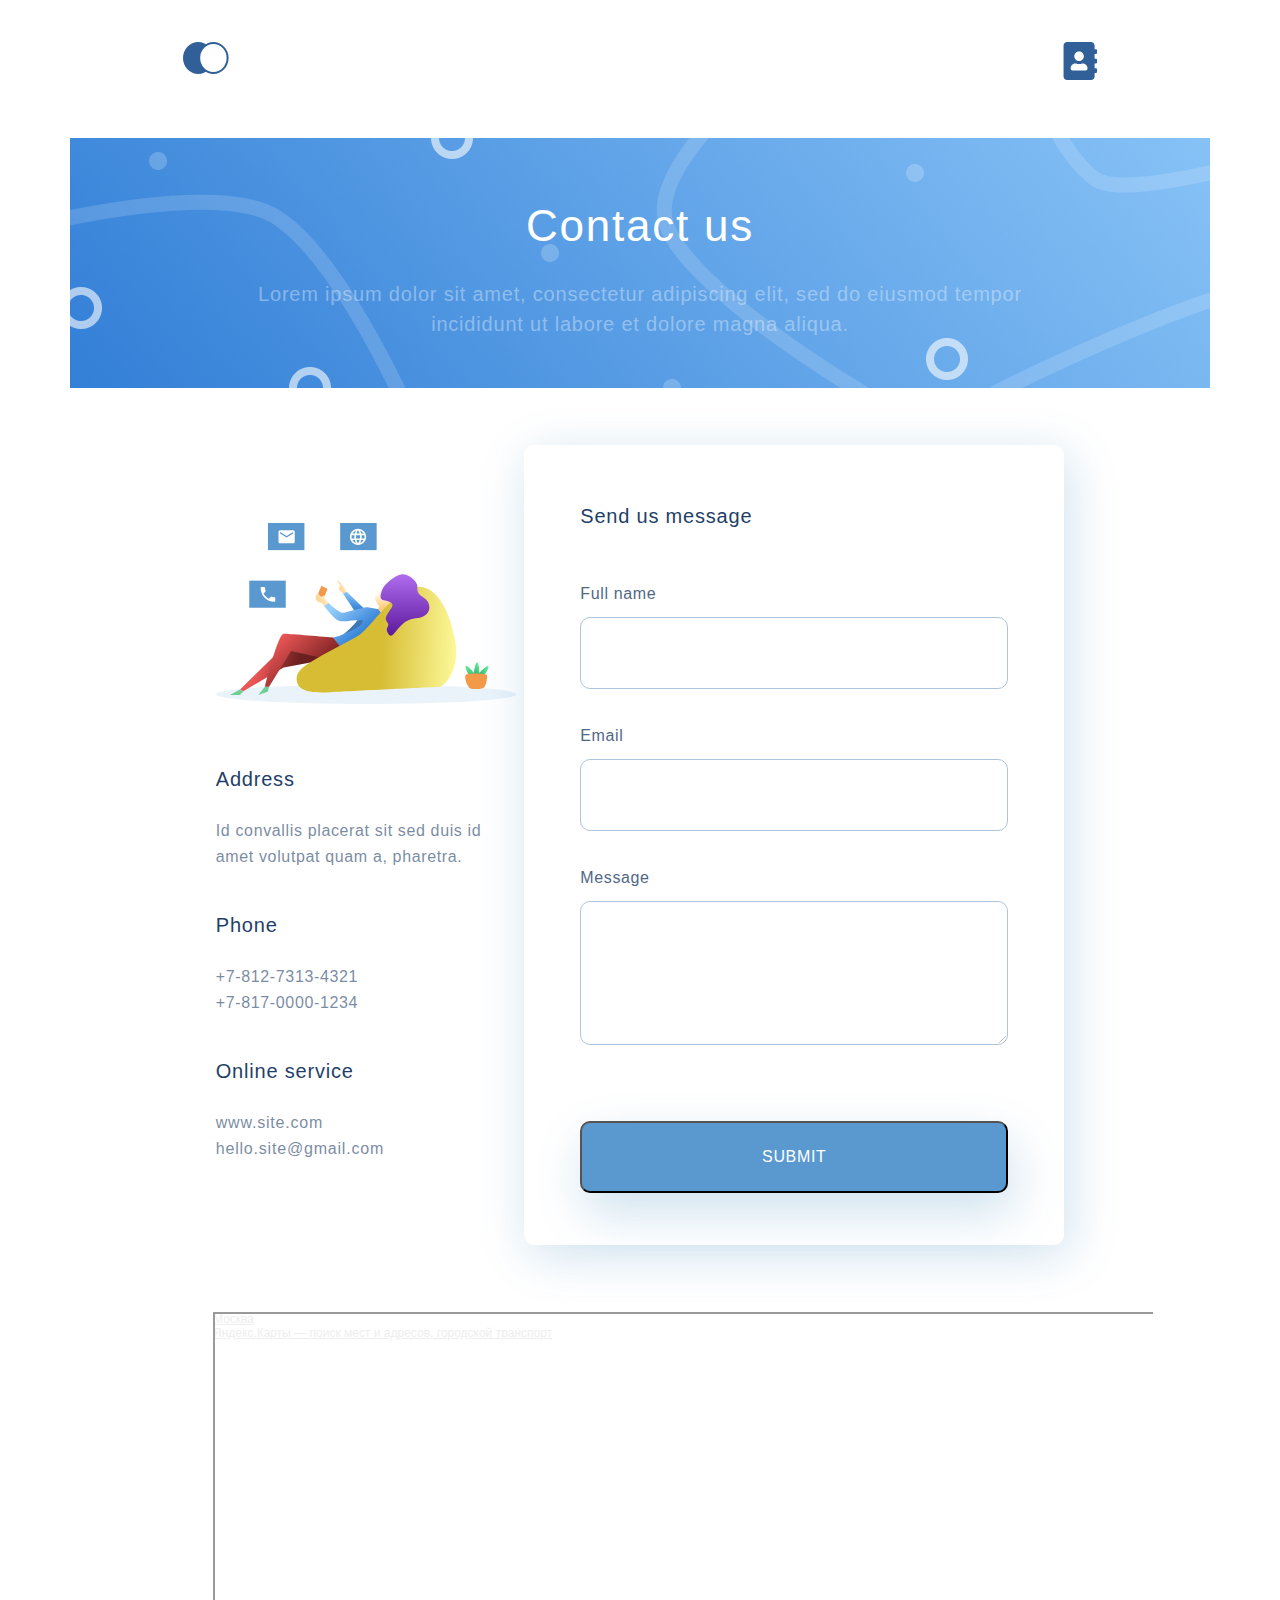
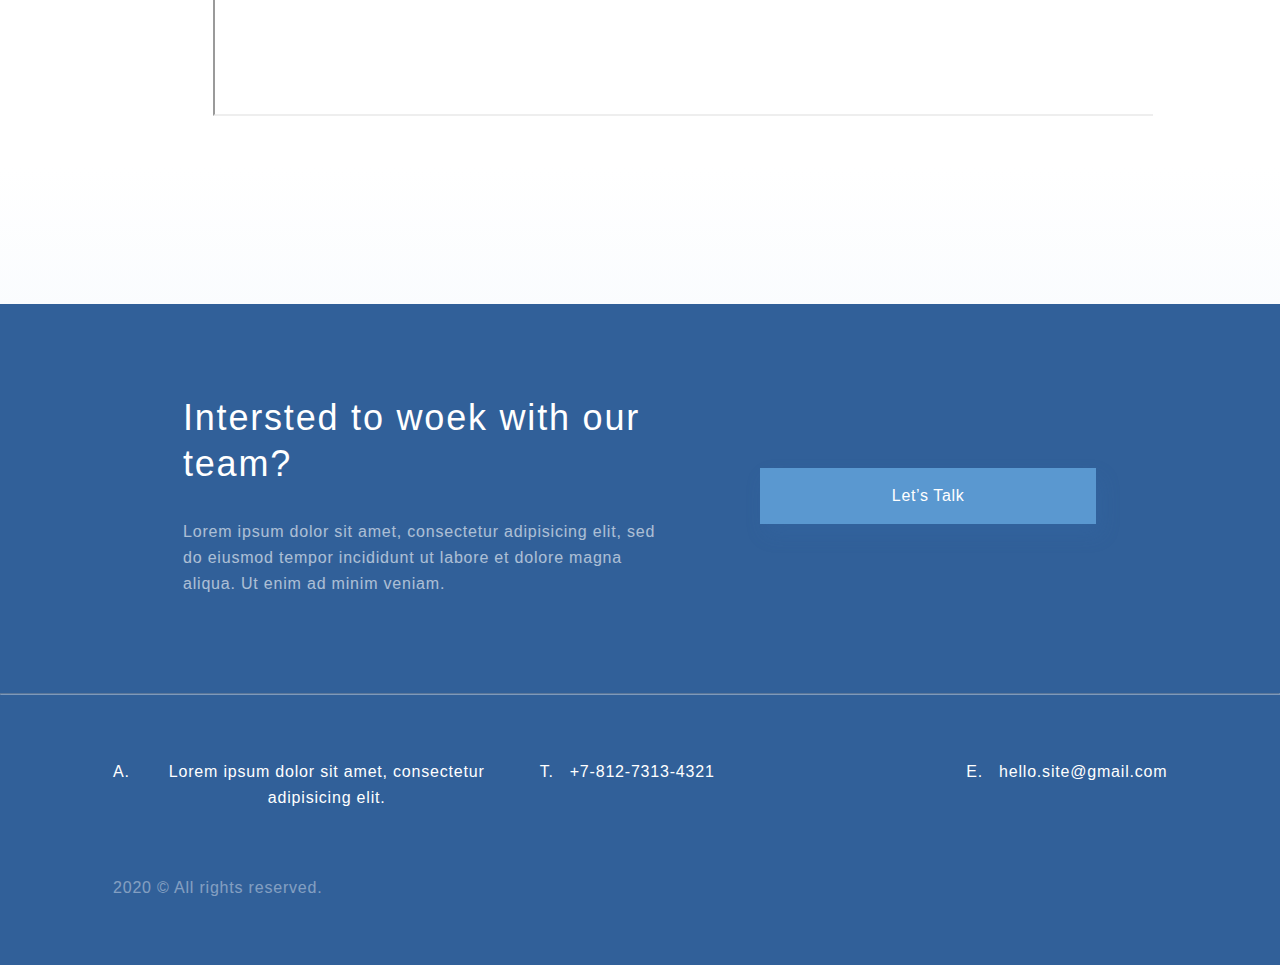
<file: ДЗ/contacts.html>
<!DOCTYPE html>
<html lang="en">

<head>
    <link rel="stylesheet" href="style/style.css">
    <meta charset="UTF-8">
    <meta name="viewport" content="width=device-width, initial-scale=1.0">
    <title>Document</title>
</head>

<body>
    <div class="top">
        <div class="container content_box">
            <ul class="header">
                <li><a href="index.html"><img src="img/logo.svg" alt="logo"></a></li>
                <li><a href="#"><img src="img/contacts.svg" alt="contacts"></a></li>
            </ul>
            <div class="contact_top_info">
                <h2 class="contact_top_heading">Contact us</h2>
                <p class="text contact_top_text">Lorem ipsum dolor sit amet, consectetur adipiscing elit, sed do eiusmod
                    tempor incididunt ut
                    labore et dolore magna aliqua.</p>
            </div>
        </div>
        <div class="content">
            <div class="contact_info">
                <div class="contact_us">
                    <img class="contact_img" src="img/contact_img.svg" alt="photo">
                    <h4 class="heading_contacts_content heading_address">Address</h4>
                    <p class="address_text text_1">Id convallis placerat sit sed duis id amet volutpat quam a, pharetra.
                    </p>
                    <h4 class="heading_contacts_content heading_phone">Phone</h4>
                    <ul class="phone_numbers">
                        <li class="text_1">+7-812-7313-4321</li>
                        <li class="text_1">+7-817-0000-1234</li>
                    </ul>
                    <h4 class="heading_contacts_content heading_online_service">Online service</h4>
                    <ul>
                        <li class="text_1"><a class="text_1_link" href="#" target="_blank">www.site.com</a></li>
                        <li class="text_1"><a class="text_1_link" href="mailto:mail@mail.ru">hello.site@gmail.com</a>
                        </li>
                    </ul>
                </div>
                <div class="send_us">
                    <h4 class="heading_send_us_message">Send us message</h4>
                    <form class="form_action" action="#">
                        <p class="text_send_form">Full name</p>
                        <input class="text text_form" type="text"><br>
                        <p class="text_send_form">Email</p>
                        <input class="text text_form" type="email"><br>
                        <p class="text_send_form">Message</p>
                        <textarea class="text text_area" cols="30" rows="10"></textarea><br>
                        <button class="button" type="submit">SUBMIT</button>
                    </form>
                </div>
            </div>
            <div class="map" style="position:relative;overflow:hidden;"><a
                    href="https://yandex.ru/maps/213/moscow/?utm_medium=mapframe&utm_source=maps"
                    style="color:#eee;font-size:12px;position:absolute;top:0px;">Москва</a><a
                    href="https://yandex.ru/maps/213/moscow/?ll=37.622504%2C55.753215&utm_medium=mapframe&utm_source=maps&z=10"
                    style="color:#eee;font-size:12px;position:absolute;top:14px;">Яндекс.Карты — поиск мест и адресов,
                    городской
                    транспорт</a><iframe src="https://yandex.ru/map-widget/v1/-/CGW1A~q" width="1519.2" height="400"
                    frameborder="1" allowfullscreen="true" style="position:relative;"></iframe></div>
        </div>
        <div class="footer">
            <div class="container footer_container">
                <div class="footer_top">
                    <div class="footer_text">
                        <h3 class="heading footer_heading">Intersted to woek with our team?</h3>
                        <p class="text text_footer">Lorem ipsum dolor sit amet, consectetur adipisicing elit, sed do
                            eiusmod
                            tempor
                            incididunt ut
                            labore et
                            dolore magna aliqua. Ut enim ad minim veniam.</p>
                    </div>
                    <a class="footer_button" href="#">Let’s Talk </a>
                </div>

            </div>
            <hr>
            <div class=" footer_container_2">
                <div class="footer_bottom">
                    <ul class="footer_info">
                        <li class="footer_list footer_list_1">Lorem ipsum dolor sit amet, consectetur adipisicing elit.
                        </li>
                        <li class="footer_list footer_list_2"><a class="footer_link"
                                href="tel:+7-812-7313-4321">+7-812-7313-4321</a></li>
                        <li class="footer_list footer_list_3"><a class="footer_link"
                                href="mailto:hello.site@gmail.com">hello.site@gmail.com</a>
                        </li>
                    </ul>
                    <div class="footer_copy">
                        <p class="text text_footer_copy">2020 &copy; All rights reserved.</p>
                    </div>
                </div>
            </div>
        </div>
    </div>
</body>

</html>
</file>
<file: homework/style.css>
.top {
  display: -webkit-box;
  display: -ms-flexbox;
  display: flex;
  -webkit-box-pack: center;
      -ms-flex-pack: center;
          justify-content: center;
  width: 100%;
}

.p_text_footer {
  width: 495px;
  font-size: 16px;
  line-height: 26px;
  letter-spacing: 0.05em;
  color: #FFFFFF;
  opacity: 0.6;
}

.text_last {
  width: 75%;
  padding-top: 32px;
  padding-bottom: 64px;
  font-size: 16px;
  line-height: 26px;
  text-align: center;
  letter-spacing: 0.05em;
  color: #222222;
}

.header2 {
  font-weight: 500;
  font-size: 44px;
  text-align: center;
}

.header3 {
  font-weight: 300;
  font-size: 36px;
  line-height: 46px;
  text-align: center;
  letter-spacing: 0.05em;
  color: #000000;
}

.card_link {
  font-size: 14px;
  line-height: 30px;
  letter-spacing: 0.05em;
  color: #5A98D0;
  text-decoration: none;
  margin-top: auto;
}

.header4 {
  font-weight: normal;
  padding-bottom: 14px;
  font-size: 20px;
  line-height: 30px;
  letter-spacing: 0.05em;
  color: #1F3F68;
}

.menu_contact {
  width: 100%;
}

/*Class for textarea and input*/
.set {
  border: 1px solid #356EAD;
  -webkit-box-sizing: border-box;
          box-sizing: border-box;
  border-radius: 10px;
  opacity: 0.4;
}

.button {
  background: #5A98D0;
  -webkit-box-shadow: 5px 20px 50px rgba(16, 112, 177, 0.2);
          box-shadow: 5px 20px 50px rgba(16, 112, 177, 0.2);
  border-radius: 10px;
  font-weight: 500;
  font-size: 16px;
  line-height: 26px;
  text-align: center;
  color: #FFFFFF;
  text-transform: uppercase;
}

.header {
  width: 100%;
  height: 768px;
  display: -webkit-box;
  display: -ms-flexbox;
  display: flex;
  -webkit-box-orient: vertical;
  -webkit-box-direction: normal;
      -ms-flex-direction: column;
          flex-direction: column;
}

.content_header {
  border: 2px solid #c412b5;
  height: 600px;
}

.menu {
  display: -webkit-box;
  display: -ms-flexbox;
  display: flex;
  -webkit-box-pack: justify;
      -ms-flex-pack: justify;
          justify-content: space-between;
  list-style-type: none;
  padding-top: 42px;
}

.header_botton {
  font-size: 16px;
  line-height: 26px;
  text-align: center;
  letter-spacing: 0.04em;
  color: #FFFFFF;
  background: #5A98D0;
  text-decoration: none;
  -webkit-box-shadow: 5px 10px 20px rgba(53, 110, 173, 0.2);
          box-shadow: 5px 10px 20px rgba(53, 110, 173, 0.2);
  border-radius: 10px;
  padding: 15px 50px;
  margin-top: 71px;
  display: inline-block;
}

.project_text {
  position: absolute;
  top: 64px;
  right: 64px;
  font-size: 32px;
  line-height: 46px;
  text-align: right;
  letter-spacing: 0.05em;
  color: #FFFFFF;
}

.project_text2 {
  position: absolute;
  top: 32px;
  left: 32px;
  font-size: 28px;
  line-height: 46px;
  letter-spacing: 0.05em;
  color: #FFFFFF;
}

.child {
  position: relative;
  -webkit-box-flex: 1;
      -ms-flex-positive: 1;
          flex-grow: 1;
}

.img2 {
  margin-right: 32px;
}

.project {
  position: relative;
  width: 100%;
  padding-bottom: 32px;
}

.project_parent {
  display: -webkit-box;
  display: -ms-flexbox;
  display: flex;
  -webkit-box-pack: justify;
      -ms-flex-pack: justify;
          justify-content: space-between;
}

.project_img {
  width: 100%;
}

.top_info {
  width: 100%;
  -webkit-box-flex: 1;
      -ms-flex-positive: 1;
          flex-grow: 1;
  height: 100%;
  background-image: url(img/illustration.png);
  background-repeat: no-repeat;
  background-position: right center;
  margin-top: 115px;
  background-size: 44%;
}

.text_header {
  max-width: 510px;
}

.main_content {
  width: 100%;
  padding-bottom: 64px;
  padding-top: 64px;
}

.card_img {
  padding-top: 44px;
  -ms-flex-item-align: center;
      -ms-grid-row-align: center;
      align-self: center;
  padding-bottom: 51px;
}

.header_cards {
  padding-bottom: 44px;
}

.main_parts {
  display: -webkit-box;
  display: -ms-flexbox;
  display: flex;
  -webkit-box-pack: justify;
      -ms-flex-pack: justify;
          justify-content: space-between;
}

.card_link::after {
  font-size: 14px;
  line-height: 30px;
  content: "\f061";
  font-family: FontAwesome;
  color: #5A98D0;
  margin-left: 24px;
}

.font {
  position: absolute;
  padding-top: 0;
  -ms-flex-item-align: center;
      -ms-grid-row-align: center;
      align-self: center;
}

.main_date {
  width: 359px;
  -webkit-box-sizing: border-box;
          box-sizing: border-box;
  padding: 0px 32px 44px 32px;
  background: #FFFFFF;
  -webkit-box-shadow: 5px 20px 50px rgba(16, 112, 177, 0.2);
          box-shadow: 5px 20px 50px rgba(16, 112, 177, 0.2);
  border-radius: 10px;
  display: -webkit-box;
  display: -ms-flexbox;
  display: flex;
  -webkit-box-orient: vertical;
  -webkit-box-direction: normal;
      -ms-flex-direction: column;
          flex-direction: column;
  position: relative;
}

.align_right {
  float: right;
}

.last_contant {
  width: 100%;
  display: -webkit-box;
  display: -ms-flexbox;
  display: flex;
  -webkit-box-orient: vertical;
  -webkit-box-direction: normal;
      -ms-flex-direction: column;
          flex-direction: column;
  -webkit-box-align: center;
      -ms-flex-align: center;
          align-items: center;
}

.footer {
  margin-top: 80px;
  width: 100%;
  display: -webkit-box;
  display: -ms-flexbox;
  display: flex;
  -webkit-box-orient: vertical;
  -webkit-box-direction: normal;
      -ms-flex-direction: column;
          flex-direction: column;
  -webkit-box-align: center;
      -ms-flex-align: center;
          align-items: center;
  -ms-flex-pack: distribute;
      justify-content: space-around;
  background: #316099;
}

.footer_line {
  display: inline-block;
  width: 100%;
  opacity: 0.4;
  border: 1px solid #FFFFFF;
}

.footer_top {
  width: 100%;
  display: -webkit-box;
  display: -ms-flexbox;
  display: flex;
  -webkit-box-pack: justify;
      -ms-flex-pack: justify;
          justify-content: space-between;
  -webkit-box-align: center;
      -ms-flex-align: center;
          align-items: center;
}

.footer_botton {
  padding: 15px 80px;
  background: #5A98D0;
  display: inline-block;
  font-size: 16px;
  line-height: 26px;
  text-align: center;
  letter-spacing: 0.04em;
  color: #FFFFFF;
}

.footer_bottom {
  width: 100%;
}

.copyright {
  padding-bottom: 64px;
}

.footer_text {
  padding-top: 91px;
  padding-bottom: 96px;
}

.p_text_copy {
  font-size: 16px;
  line-height: 26px;
  letter-spacing: 0.05em;
  color: #FFFFFF;
  opacity: 0.4;
}

.copy-top {
  display: inline-block;
  width: 316px;
  margin-right: 32px;
  display: -webkit-box;
  display: -ms-flexbox;
  display: flex;
  font-size: 16px;
  line-height: 26px;
  letter-spacing: 0.05em;
  color: #FFFFFF;
  text-decoration: none;
  list-style-type: none;
}

.li1::before {
  content: 'A.';
  margin-right: 16px;
  display: block;
}

.li2::before {
  content: 'T.';
  margin-right: 16px;
  display: block;
}

.li3::before {
  content: 'E';
  margin-right: 16px;
  display: block;
}

.menu_footer {
  list-style-type: upper-alpha;
  list-style-position: inside;
  display: -webkit-box;
  display: -ms-flexbox;
  display: flex;
  -webkit-box-pack: justify;
      -ms-flex-pack: justify;
          justify-content: space-between;
  padding: 64px 0px;
}

.top {
  background: -webkit-gradient(linear, left bottom, left top, color-stop(8.84%, #EBF3FB), color-stop(31.12%, rgba(152, 195, 232, 0)));
  background: linear-gradient(0deg, #EBF3FB 8.84%, rgba(152, 195, 232, 0) 31.12%);
}

.map {
  border: 2px solid #003cff;
  display: -webkit-box;
  display: -ms-flexbox;
  display: flex;
  -webkit-box-orient: vertical;
  -webkit-box-direction: normal;
      -ms-flex-direction: column;
          flex-direction: column;
  -webkit-box-pack: center;
      -ms-flex-pack: center;
          justify-content: center;
  -webkit-box-align: stretch;
      -ms-flex-align: stretch;
          align-items: stretch;
  width: 100%;
}

.form {
  border: 2px solid green;
  height: 500px;
  display: -webkit-box;
  display: -ms-flexbox;
  display: flex;
  -webkit-box-orient: vertical;
  -webkit-box-direction: normal;
      -ms-flex-direction: column;
          flex-direction: column;
  -ms-flex-pack: distribute;
      justify-content: space-around;
  -webkit-box-align: start;
      -ms-flex-align: start;
          align-items: flex-start;
}

.contact {
  border: 2px solid #210879;
  height: 500px;
  display: -webkit-box;
  display: -ms-flexbox;
  display: flex;
  -webkit-box-orient: vertical;
  -webkit-box-direction: normal;
      -ms-flex-direction: column;
          flex-direction: column;
  -ms-flex-pack: distribute;
      justify-content: space-around;
  -webkit-box-align: start;
      -ms-flex-align: start;
          align-items: flex-start;
}

.contant_contact_header {
  border: 2px solid black;
}

.header_contact {
  border: 2px solid red;
}

.margin-5 {
  margin: 1% 5%;
}

.contact_text {
  border: 2px solid blue;
  width: 100%;
  display: -webkit-box;
  display: -ms-flexbox;
  display: flex;
  -webkit-box-orient: vertical;
  -webkit-box-direction: normal;
      -ms-flex-direction: column;
          flex-direction: column;
  -ms-flex-pack: distribute;
      justify-content: space-around;
  -webkit-box-align: center;
      -ms-flex-align: center;
          align-items: center;
}

.main_contact {
  width: 100%;
  border: 2px solid red;
  display: -webkit-box;
  display: -ms-flexbox;
  display: flex;
  -webkit-box-pack: justify;
      -ms-flex-pack: justify;
          justify-content: space-between;
}

.service {
  border: 2px solid #00fff2;
  list-style-position: inside;
}

.phone {
  list-style-position: inside;
  border: 2px solid #00fff2;
}

.adress {
  border: 2px solid #00fff2;
}

.img {
  border: 2px solid #00fff2;
}

.button {
  border: 2px solid #00fff2;
}

.message {
  border: 2px solid #00fff2;
}

.mail {
  border: 2px solid #00fff2;
}

.name {
  border: 2px solid #00fff2;
}

.heading_message {
  border: 2px solid #00fff2;
}

.conteiner_main {
  width: 100%;
  display: -webkit-box;
  display: -ms-flexbox;
  display: flex;
  -webkit-box-orient: vertical;
  -webkit-box-direction: normal;
      -ms-flex-direction: column;
          flex-direction: column;
  -webkit-box-align: center;
      -ms-flex-align: center;
          align-items: center;
  -webkit-box-pack: center;
      -ms-flex-pack: center;
          justify-content: center;
}

.big_block {
  max-width: 1140px;
}

.p_header {
  max-width: 425px;
}

.footer_header {
  padding-bottom: 32px;
  width: 340;
  font-size: 36px;
  font-weight: normal;
  line-height: 46px;
  letter-spacing: 0.05em;
  color: #FFFFFF;
  text-align: left;
}
/*# sourceMappingURL=style.css.map */
</file>
<file: homework7-8/css/style.css>
/*---Обнуление стилей---*/
* {
    margin: 0;
    padding: 0;}
/*----------------------*/


body {
    font-family: sans-serif;
}

.container {
    max-width: 1140px;
    margin: 0 auto;
}


/*<--Шапка сайта-->*/

.header {
    width: 100%;
    min-height: 768px;
    background: linear-gradient(0deg,
     #EBF3FB 8.84%, rgba(152, 195, 232, 0) 31.12%);
}

.top-box {
    display: flex;
    flex-direction: column;
    height: 100%;
    
    
}

.top {
    display: flex;
    justify-content: space-between;
    list-style-type: none;
    padding-top: 42px;
}

.top-info {
    padding-top: 115px;
    padding-bottom: 60px;
    flex-grow: 1;
    background-image: url(../img/top__back.png);
    background-repeat: no-repeat;
    background-position: right center;
    background-size: 44%;
}

.top-heading {
    font-size: 64px;
    max-width: 510px;
    font-weight: 300;
    line-height: 74px;
    letter-spacing: 0.04em;
    color: #1F3F68;
    margin-bottom: 32px;
}

.top-text {
    width: 425px;
}

.text {
    font-size: 16px;
    line-height: 26px;
    color: #1f3f68;
    letter-spacing: 0.05em;
    opacity: 0.6;
}

.top-button {
    font-size: 16px;
    line-height: 26px;
    text-align: center;
    letter-spacing: 0.04em;
    color: #FFFFFF;
    background: #5A98D0;
    box-shadow: 5px 10px 20px rgba(53, 110, 173, 0.2);
    border-radius: 10px;
    padding: 15px 50px;
    text-decoration: none;
    display: inline-block;
    margin-top: 71px;
}

/*<--Центральный контент-->*/

.what-we-do {
    padding-top: 64px;
}

.heading {
    font-size: 36px;
    text-align: center;
    font-weight: 300;
    line-height: 46px;
    letter-spacing: 0.05em;
    color: #000000;
}

.card-box {
    display: flex;
    justify-content: space-between;
    padding-top: 64px;
    padding-bottom: 64px;
}

.card {
    width: 359px;
    padding: 44px 32px;
    box-sizing: border-box;
    background: #FFFFFF;
    box-shadow: 5px 20px 50px rgba(16, 112, 177, 0.2);
    border-radius: 10px;
    display: flex;
    flex-direction: column;
}

.new-card {
    width: 359px;
    padding: 14px 32px 44px 32px;
    box-sizing: border-box;
    background: #FFFFFF;
    box-shadow: 5px 20px 50px rgba(16, 112, 177, 0.2);
    border-radius: 10px;
    display: flex;
    flex-direction: column;
}

.card-img {
    align-self: center;
    margin-bottom: 51px;
}

.new-card-img {
    align-self: center;
    margin-bottom: 37px;
}

.card-mini {
    font-size: 20px;
    line-height: 30px;
    color: #1F3F68;
    letter-spacing: 0.05em;
    margin-bottom: 14px;
}

.card-link {
    font-size: 14px;
    line-height: 30px;
    letter-spacing: 0.05em;
    color: #5A98D0;
    text-decoration: none;
}

.project {
    margin-bottom: 112px;
}

.text-project {
    width: 75%;
    margin: 32px auto 64px;
    color: #222222;
    opacity: 1;
    text-align: center;
}

.project-item {
    position: relative;
    flex-grow: 1;
}

.project-item_margin {
    margin-right: 32px;
}

.project-img {
    width: 100%;
}

.project_text {
    font-size: 32px;
    line-height: 46px;
    text-align: right;
    letter-spacing: 0.05em;
    color: #FFFFFF;
    position: absolute;
    top: 64px;
    right: 64px;
}

.new_project_text {
    font-size: 32px;
    line-height: 46px;
    text-align: right;
    letter-spacing: 0.05em;
    color: #FFFFFF;
    position: absolute;
    left: 32px;
    top: 32px;
}

.project-parent {
    display: flex;
    justify-content: space-between;
    margin-top: 32px;
}

/*<--Подвал сайта-->*/

.footer {
    margin: 0 auto;
    background: #316099;
}

.footer-top {
    display: flex;
    justify-content: space-between;
    padding-bottom: 96px;
}

.footer-box {
    width: 495px;
    padding-top: 91px;
}

.footer-head {
    text-align: left;
    padding-bottom: 32px;
    width: 340px;
    font-size: 36px;
    line-height: 46px;
    letter-spacing: 0.05em;
    color: #FFFFFF;
    font-weight: normal;
}

.footer-parent {
    padding-top: 165px;
}

.footer-button {
    font-size: 16px;
    line-height: 26px;
    text-align: center;
    letter-spacing: 0.04em;
    color: #FFFFFF;
    padding: 15px 80px;
    background: #5A98D0;
    display: inline-block;
    text-decoration: none;
}

.footer-text {
    font-size: 16px;
    line-height: 26px;
    letter-spacing: 0.05em;
    color: #FFFFFF;
    opacity: 0.6;
}

.footer-bot-address {
    display: flex;
    justify-content: space-between;
    padding-top: 64px;
    font-size: 16px;
    line-height: 26px;
    letter-spacing: 0.05em;
    color: #FFFFFF;
}

.col-1-2 {
    width: 316px;
    padding-left: 19px;
    padding-right: 32px;
    flex-grow: 1;
    max-width: 250px;
}

.footer-copy {
    padding-top: 64px;
    padding-bottom: 64px;
    font-size: 16px;
    line-height: 26px;
    letter-spacing: 0.05em;
    color: #FFFFFF;
    opacity: 0.4;
}


/*<--Стили страницы "Контакты"-->*/

.container{
    padding-left: 110px;
    padding-right: 110px;
}
.top-contacts-menu{
    
    display: flex;
    justify-content: space-between;
    padding-top: 37px;
    padding-bottom: 54px;
}


.top-contacts {
    width: 100%;
    min-height: 250px;
    text-align: center;
    background: url(../img/MaskGroup.svg) center center fixed;
    background-size: cover;
    background-repeat: no-repeat;
    display: flex;
    flex-direction: column;
    align-items: center;
    margin-bottom: 60px;
}

.contact-text {
    font-weight: 500;
    font-size: 44px;
    line-height: 74px;
    text-align: center;
    letter-spacing: 0.04em;
    color: #FFFFFF;
    padding-top: 51px;
    padding-bottom: 16px;
    box-sizing: border-box;
}
.text-contact-hd{
    max-width: 780px;
    font-size: 20px;
    line-height: 30px;
    text-align: center;
    letter-spacing: 0.04em;
    color: rgba(255, 255, 255, 0.6);
    padding-bottom: 50px;
}
.data{
    font-weight: 500;
    font-size: 20px;
    line-height: 30px;
    letter-spacing: 0.04em;
    color: #1F3F68;
    padding-bottom: 24px;
}
.opacity{
    opacity: 0.6;
    width: 300px;
}
.phones{
    display: flex;
    flex-direction: column;
}
.group-head{
    padding-bottom: 48px;
    font-weight: 500;
    font-size: 20px;
    line-height: 30px;
    letter-spacing: 0.04em;
    color: #1F3F68;
    
}

.text-us{
    font-weight: 300;
    font-size: 16px;
    line-height: 26px;
    letter-spacing: 0.04em;
    color: #1F3F68;
}
.text-link-contact{
    font-size: 16px;
    line-height: 26px;
    letter-spacing: 0.05em;
    color: #1F3F68;
    text-decoration: none;
}
.forma {
    font-weight: 300;
    font-size: 16px;
    line-height: 30px;
    letter-spacing: 0.04em;
    color: #1F3F68;
    opacity: 0.2;
    border-radius: 10px;
    height: auto;
    max-width: 200px;
    padding-bottom: 32px;
}

.forma-1{
    padding: 21px 36px;
    max-width: 428px;
    height: 72px;
    box-sizing: border-box;
}
.new-forma {
    padding: 21px 36px;
    box-sizing: border-box;
    border-radius: 10px;
    opacity: 0.4;
    height: 144px;
    max-width: 428px;

}

.knopka {
    width: 428px;
    height: 72px;
    background: #5A98D0;
    box-shadow: 5px 20px 50px rgba(16, 112, 177, 0.2);
    border-radius: 10px;
    font-weight: 500;
    font-size: 16px;
    line-height: 26px;
    text-align: center;
    letter-spacing: 0.04em;
    color: #FFFFFF;
    margin-top: 2px;
}

.meme {
    max-width: 300px;
    padding-bottom: 56px;
}

.nav-address {
    max-width: 300px;
    padding: 56px;
    padding-top: 86px;
    
    flex-grow: 1;
    
}

.group-address {
    line-height: 1.5;
}

.l-height {
    padding-bottom: 40px;
}
.li{
    padding-bottom: 16px;
}
.container-form {
    background: #FFFFFF;
    box-shadow: 5px 10px 50px rgba(16, 112, 177, 0.2);
    border-radius: 10px;
    flex-grow: 1;
    line-height: 2;
    display: flex;
    flex-direction: column;
    flex-wrap: wrap;
    padding: 56px;
    max-width: 428px;
}
.map{
    flex-grow: 1;
    width: 940px;
    padding: 96px 0px 112px 0px;
}
.maps {
    margin: 0 auto;
    height: auto;
    width: 100%;
}

.heading-contacts {
    border: 1px solid blue;
}
.content-contact{
    display: flex;
    flex-direction: column;
    justify-content: center;
    align-items: center;
}
.medium-content {
    margin: 0 auto;
    display: flex;
    justify-content: center;
    align-self: center;
    flex-grow: 1;
}
.group-1{
    padding-bottom: 48px;
    display: flex;
    flex-direction: column;
}
.group-1-2 {
    padding-bottom: 8px;
    font-weight: normal;
    font-size: 16px;
    line-height: 30px;
    letter-spacing: 0.04em;
    color: #1F3F68;
    opacity: 0.8;
    display: inline-block;
}

li {
    list-style: none;
}

.medium-content {
    max-width: 940px;
    display: flex;
}
.footer-row{
    display: flex;
    width: 100%;
}
@media(max-width: 1024px){
    .col-1-2{
        min-width: 455px;
    }
    .top{
        padding-top: 52px;
    }
    .container{
        padding-left:32px;
        padding-right: 32px;
    }
    .top-info{
        background-position: right 280px;
    }
    .card-box{
        flex-direction: column;
        align-items: center;
    }
    .card{
        margin-bottom: 32px;
    }
    .new-card{
        margin-bottom: 32px;
    }
    .project{
        margin-bottom: 109px;
    }
    .heading{
        font-size: 24px;
        line-height: 28px;
    }
    .footer-top{
        padding-bottom: 64px;
        padding-left: 124px;
        padding-right: 124px;
    }
    .footer-box{
        max-width: 366px;
        padding-top: 47px;
        padding-right: 50px;
    }
    .footer-head{
        width: 100%;
    }
    .footer-button{
        width: 133px;
        height: 18px;
        padding: 0;
        padding-bottom: 11px;
        text-align: center;
    }
    .footer-bot{
        padding-left: 124px;
        padding-right: 124px;
    }
    .footer-bot-address{
        padding-top: 64px;
        flex-direction: column;
    }
    
    .footer-text2{
        padding-left: 36px;
        padding-right: 0px;
        width: 100%;
    }
    .footer-row{
        padding-bottom: 32px;
    }
    .footer-copy{
        padding-top: 32px;
    }
}
@media(max-width: 667px){
    .top{
        padding-top: 0px;
    }
    .top-heading{
        width: 100%;
        font-size: 32px;
        line-height: 37px;
        margin-bottom: 12px;
        text-align: center;
    }
    .top-text{
        width: 100%;
        text-align: center;
    }
    .header{
        min-height: 376px;
        padding-top: 24px;
        padding-bottom: 41px;
        box-sizing: border-box;
    }
    .top-info{
    
        display: flex;
        flex-direction: column;
        align-items: center;
        background-image: none;
        padding-top: 36px;
        padding-bottom: 0px;
    }
    .top-button{
        margin-top: 32px;
        font-size: 12px;
        line-height: 26px;
        text-align: center;
        padding: 0px 8px;
    }
    .what-we-do{
        padding-top: 48px;
    }
    .card-box{
        padding-top: 32px;
    }
    .card{
        width: 100%;
    }
    .new-card{
        width: 100%;
    }
    .heading{
        width: 100%;
    }
    .project_text{
        font-size: 16px;
        line-height: 19px;
        top: 16px;
        right: 16px;
    }
    .new_project_text{
        font-size: 16px;
        line-height: 19px;
        top: 16px;
        left: 16px;
    }
    .project-parent{
        flex-direction: column;
        margin-top: 16px;
    }
    .project-item_margin{
        margin: 0;
        margin-bottom: 16px;
    }
    .footer-head{
        font-size: 24px;
        line-height: 28px;
    }
    .col-1-2{
        max-width: 667px;
        min-width: 0px;
        line-height: 19px;
    }
    .footer-bot{
        padding-left: 0px;
        padding-right: 0px;
    }
    .footer-top{
        flex-direction: column;
        padding-bottom: 41px;
        padding-left: 0px;
        padding-right: 0px;
        align-items: center;
    }
    .container{
        padding-right: 16px;
        padding-left: 16px;
    }
    .footer-box{
        padding-top: 18px;
        padding-right: 0px;
    }
    .footer-head{
        font-size: 24px;
        line-height: 28px;
        text-align: center;
    }
    .footer-text{
        text-align: center;
        padding-left: 15px;
        padding-right: 15px;
    }
    .project{
        margin-bottom: 64px;
    }
    .footer-parent{
        padding-top: 40px;
    }
    .footer-bot-address{
        padding-top: 32px;
    }
    .footer-copy{
        text-align: center;
        padding-top: 15px;
        padding-bottom: 32px;
    }
    .footer-row{
        padding-bottom: 17px;
    }
}
</file>
<file: ДЗ/style/style.css>
* {
  margin: 0;
  padding: 0;
}

body {
  font-family: sans-serif;
}

.container {
  max-width: 1140px;
  margin: 0 auto;
}

.top {
  min-height: 768px;
  background: -webkit-gradient(linear, left bottom, left top, color-stop(8.84%, #EBF3FB), color-stop(31.12%, rgba(152, 195, 232, 0)));
  background: linear-gradient(0deg, #EBF3FB 8.84%, rgba(152, 195, 232, 0) 31.12%);
}

.content_box {
  height: 100%;
  display: -webkit-box;
  display: -ms-flexbox;
  display: flex;
  -webkit-box-orient: vertical;
  -webkit-box-direction: normal;
      -ms-flex-direction: column;
          flex-direction: column;
}

.header {
  display: -webkit-box;
  display: -ms-flexbox;
  display: flex;
  -webkit-box-pack: justify;
      -ms-flex-pack: justify;
          justify-content: space-between;
  padding-left: 113px;
  padding-right: 113px;
  padding-top: 42px;
  list-style-type: none;
}

.top_heading {
  max-width: 510px;
  font-weight: 300;
  font-size: 64px;
  line-height: 74px;
  letter-spacing: 0.04em;
  color: #1F3F68;
  margin-bottom: 32px;
}

.contact_top_heading {
  font-weight: 500;
  font-size: 44px;
  line-height: 74px;
  text-align: center;
  letter-spacing: 0.04em;
  color: #FFFFFF;
  margin-top: 51px;
}

.top_info {
  padding-top: 115px;
  padding-left: 113px;
  -webkit-box-flex: 1;
      -ms-flex-positive: 1;
          flex-grow: 1;
  background-image: url(../img/top_bac.png);
  background-repeat: no-repeat;
  background-position: right 81px;
  background-size: 37%;
}

.contact_top_info {
  background-image: url(../img/contact_top_bac.png);
  height: 250px;
  margin-top: 54px;
}

.text {
  font-size: 16px;
  line-height: 26px;
  letter-spacing: 0.05em;
  color: #1F3F68;
  opacity: 0.6;
}

.contact_top_text {
  font-size: 20px;
  line-height: 30px;
  text-align: center;
  letter-spacing: 0.04em;
  color: rgba(255, 255, 255, 0.6);
  width: 780px;
  margin: 0 auto;
  margin-top: 16px;
}

.heading_contacts_content {
  padding-bottom: 24px;
  font-weight: 500;
  font-size: 20px;
  line-height: 30px;
  letter-spacing: 0.04em;
  color: #1F3F68;
}

.text_1 {
  font-weight: 300;
  font-size: 16px;
  line-height: 26px;
  letter-spacing: 0.04em;
  color: #1F3F68;
  opacity: 0.6;
}

.text_1_link {
  text-decoration: none;
  font-size: 16px;
  line-height: 26px;
  letter-spacing: 0.05em;
  color: #1F3F68;
}

.contact_info {
  display: -webkit-box;
  display: -ms-flexbox;
  display: flex;
  -ms-flex-pack: distribute;
      justify-content: space-around;
}

.heading_address {
  width: 93px;
}

.address_text {
  width: 299px;
}

.heading_phone {
  width: 70px;
}

.heading_online_service {
  width: 254px;
}

.contact_img {
  padding-bottom: 56px;
}

.contact_us {
  padding-top: 135px;
  margin-left: 212px;
  margin-bottom: 150px;
}

.address_text {
  padding-bottom: 40px;
}

.phone_numbers {
  padding-bottom: 40px;
}

.text_1 {
  list-style-type: none;
}

.send_us {
  background: #FFFFFF;
  -webkit-box-shadow: 5px 10px 50px rgba(16, 112, 177, 0.2);
          box-shadow: 5px 10px 50px rgba(16, 112, 177, 0.2);
  width: 540px;
  height: 800px;
  border-radius: 10px;
  margin-top: 57px;
  margin-right: 212px;
}

.heading_send_us_message {
  text-align: left;
  font-weight: 500;
  font-size: 20px;
  line-height: 30px;
  letter-spacing: 0.04em;
  color: #1F3F68;
  padding: 56px 56px 0;
}

.form_action {
  padding: 48px 56px;
}

.text_send_form {
  font-size: 16px;
  line-height: 30px;
  letter-spacing: 0.04em;
  color: #1F3F68;
  opacity: 0.8;
  padding-bottom: 8px;
}

.text_form {
  width: 428px;
  height: 72px;
  opacity: 0.4;
  border: 1px solid #356EAD;
  -webkit-box-sizing: border-box;
          box-sizing: border-box;
  border-radius: 10px;
  margin-bottom: 32px;
}

.text_area {
  width: 428px;
  height: 144px;
  opacity: 0.4;
  border: 1px solid #356EAD;
  -webkit-box-sizing: border-box;
          box-sizing: border-box;
  border-radius: 10px;
}

.button {
  width: 428px;
  height: 72px;
  background: #5A98D0;
  -webkit-box-shadow: 5px 20px 50px rgba(16, 112, 177, 0.2);
          box-shadow: 5px 20px 50px rgba(16, 112, 177, 0.2);
  border-radius: 10px;
  font-weight: 500;
  font-size: 16px;
  line-height: 26px;
  text-align: center;
  letter-spacing: 0.04em;
  color: #FFFFFF;
  margin-top: 72px;
}

.map {
  width: 940px;
  height: 480px;
  left: 213px;
}

.text_project {
  width: 75%;
  margin: 32px auto 64px;
  color: #222222;
  opacity: 1;
  text-align: center;
}

.top_text {
  max-width: 425px;
}

.top_button {
  font-size: 16px;
  line-height: 26px;
  text-align: center;
  letter-spacing: 0.04em;
  color: #FFFFFF;
  background: #5A98D0;
  -webkit-box-shadow: 5px 10px 20px rgba(53, 110, 173, 0.2);
          box-shadow: 5px 10px 20px rgba(53, 110, 173, 0.2);
  border-radius: 10px;
  padding: 15px 50px;
  display: inline-block;
  text-decoration: none;
  margin-top: 71px;
}

.what_we_do {
  padding-top: 64px;
}

.heading {
  font-weight: 300;
  font-size: 36px;
  line-height: 46px;
  text-align: center;
  letter-spacing: 0.05em;
  color: #000000;
}

.card-box {
  display: -webkit-box;
  display: -ms-flexbox;
  display: flex;
  -webkit-box-pack: center;
      -ms-flex-pack: center;
          justify-content: center;
  padding-top: 64px;
  margin-bottom: 64px;
}

.card {
  max-width: 359px;
  -webkit-box-sizing: border-box;
          box-sizing: border-box;
  height: 480.13px;
  left: 113px;
  top: 937px;
  background: #FFFFFF;
  -webkit-box-shadow: 5px 20px 50px rgba(16, 112, 177, 0.2);
          box-shadow: 5px 20px 50px rgba(16, 112, 177, 0.2);
  border-radius: 10px;
  padding: 44px 32px;
  margin: 0 32px;
  display: -webkit-box;
  display: -ms-flexbox;
  display: flex;
  -webkit-box-orient: vertical;
  -webkit-box-direction: normal;
      -ms-flex-direction: column;
          flex-direction: column;
}

.card_img {
  -ms-flex-item-align: center;
      -ms-grid-row-align: center;
      align-self: center;
  margin-bottom: 51px;
}

.card-2 {
  padding-top: 0;
}

.heading-mini {
  max-width: 283px;
  font-size: 20px;
  line-height: 30px;
  letter-spacing: 0.05em;
  color: #1F3F68;
  text-align: center;
}

.card_link {
  font-size: 14px;
  line-height: 30px;
  letter-spacing: 0.05em;
  color: #5A98D0;
  text-decoration: none;
}

.project_item {
  position: relative;
}

.project_img {
  width: 100%;
}

.project_text {
  font-size: 32px;
  line-height: 46px;
  text-align: right;
  letter-spacing: 0.05em;
  color: #FFFFFF;
  position: absolute;
  top: 64px;
  right: 64px;
}

.project_parent {
  display: -webkit-box;
  display: -ms-flexbox;
  display: flex;
  -webkit-box-pack: justify;
      -ms-flex-pack: justify;
          justify-content: space-between;
  margin-top: 32px;
}

.project_item-1 {
  position: relative;
  -webkit-box-flex: 1;
      -ms-flex-positive: 1;
          flex-grow: 1;
  margin-right: 32px;
}

.project_item-2 {
  position: relative;
  -webkit-box-flex: 1;
      -ms-flex-positive: 1;
          flex-grow: 1;
}

.project_text_mini {
  top: 32px;
  font-size: 28px;
  right: auto;
  left: 32px;
  text-align: left;
}

.footer {
  background: #316099;
  padding-top: 91px;
  padding-bottom: 64px;
  margin-top: 112px;
}

.footer_top {
  padding-bottom: 96px;
  display: -webkit-box;
  display: -ms-flexbox;
  display: flex;
  -webkit-box-pack: justify;
      -ms-flex-pack: justify;
          justify-content: space-between;
  -webkit-box-align: center;
      -ms-flex-align: center;
          align-items: center;
}

.footer_text {
  margin-left: 113px;
}

.footer_heading {
  text-align: left;
  width: 340;
  color: #FFFFFF;
  padding-bottom: 32px;
}

.text_footer {
  width: 494.77px;
  color: #FFFFFF;
}

.footer_button_box {
  display: inline-block;
  margin-left: 407.23px;
  margin-top: 50px;
}

.footer_button {
  width: 236px;
  margin-right: 114px;
  font-size: 16px;
  line-height: 26px;
  text-align: center;
  letter-spacing: 0.04em;
  color: #FFFFFF;
  background: #5A98D0;
  -webkit-box-shadow: 5px 10px 20px rgba(53, 110, 173, 0.2);
          box-shadow: 5px 10px 20px rgba(53, 110, 173, 0.2);
  padding: 15px 50px;
  display: inline-block;
  text-decoration: none;
}

hr {
  opacity: 0.4;
}

.footer_info {
  display: -webkit-box;
  display: -ms-flexbox;
  display: flex;
  -webkit-box-pack: justify;
      -ms-flex-pack: justify;
          justify-content: space-between;
  margin-top: 64px;
  margin-left: 113px;
  text-align: center;
  width: 100%;
}

.footer_list {
  font-size: 16px;
  line-height: 26px;
  letter-spacing: 0.05em;
  color: #FFFFFF;
  -webkit-box-flex: 1;
      -ms-flex-positive: 1;
          flex-grow: 1;
  -ms-flex-preferred-size: 33.3333%;
      flex-basis: 33.3333%;
  list-style-type: none;
  display: -webkit-box;
  display: -ms-flexbox;
  display: flex;
  margin-right: 32px;
}

.footer_list:first-child::before {
  content: 'A.';
  display: block;
  margin-right: 16px;
}

.footer_list:nth-child(2)::before {
  content: 'T.';
  display: block;
  margin-right: 16px;
}

.footer_list_3:nth-child(3)::before {
  content: 'E.';
  display: block;
  margin-right: 16px;
}

.footer_link {
  color: #FFFFFF;
  text-decoration: none;
}

.footer_link:hover {
  text-decoration: underline;
}

.footer_copy {
  margin-top: 64px;
}

.text_footer_copy {
  color: #FFFFFF;
  opacity: 0.4;
  margin-left: 113px;
}

@media (max-width: 1024px) {
  .container {
    padding-left: 32px;
    padding-right: 32px;
  }
  .top_info {
    background-position: right 280px;
  }
  .card-box {
    -webkit-box-orient: vertical;
    -webkit-box-direction: normal;
        -ms-flex-direction: column;
            flex-direction: column;
    -webkit-box-align: center;
        -ms-flex-align: center;
            align-items: center;
  }
  .card {
    margin-bottom: 32px;
  }
  .footer_heading {
    width: 336px;
  }
  .text_footer {
    width: 336px;
  }
  .footer {
    width: 100%;
    padding-top: 47px;
    margin-top: 109px;
  }
  .footer_button {
    margin: 0;
    width: 133px;
  }
  .footer_info {
    -webkit-box-orient: vertical;
    -webkit-box-direction: normal;
        -ms-flex-direction: column;
            flex-direction: column;
    margin-left: 124px;
  }
  .footer_list {
    padding-top: 25px;
  }
  .text_footer_copy {
    margin-left: 125px;
  }
}

@media (max-width: 667px) {
  .top {
    min-height: 376px;
    padding-bottom: 41px;
    -webkit-box-sizing: border-box;
            box-sizing: border-box;
  }
  .header {
    padding-top: 24px;
    padding-left: 16px;
    padding-right: 16px;
  }
  .top_info {
    background-image: none;
    padding: 36px 0;
    display: -webkit-box;
    display: -ms-flexbox;
    display: flex;
    -webkit-box-orient: vertical;
    -webkit-box-direction: normal;
        -ms-flex-direction: column;
            flex-direction: column;
    -webkit-box-align: center;
        -ms-flex-align: center;
            align-items: center;
  }
  .top_heading {
    font-size: 32px;
    line-height: 37px;
    margin-bottom: 12px;
    text-align: center;
  }
  .top_text {
    width: 100%;
    text-align: center;
  }
  .top_button {
    font-size: 12px;
    line-height: 26px;
    padding: 0 8px;
    width: 107px;
    height: 27px;
  }
  .what_we_do {
    padding-top: 48px;
  }
  .heading {
    font-size: 24px;
    line-height: 28px;
  }
  .card-box {
    padding-top: 32px;
  }
  .card {
    width: 100%;
  }
  .text_project {
    width: 100%;
  }
  .project_text {
    font-size: 16px;
    line-height: 19px;
    top: 16px;
    right: 16px;
  }
  .project_parent {
    -webkit-box-orient: vertical;
    -webkit-box-direction: normal;
        -ms-flex-direction: column;
            flex-direction: column;
    margin-top: 16px;
  }
  .project_item_margin {
    margin: 0;
    margin-bottom: 16px;
  }
  .footer {
    width: 100%;
    padding-top: 18px;
  }
  .footer_container {
    height: 310px;
  }
  .footer_top {
    -webkit-box-orient: vertical;
    -webkit-box-direction: normal;
        -ms-flex-direction: column;
            flex-direction: column;
  }
  .footer_text {
    margin: 0;
  }
  .footer_heading {
    text-align: center;
    padding-bottom: 32px;
  }
  .text_footer {
    text-align: center;
    padding-bottom: 40px;
  }
  .footer_button {
    height: 31px;
    width: 108px;
  }
  .footer_info {
    text-align: left;
    margin: 0;
    margin-left: 16px;
  }
  .footer_copy {
    margin: 37px;
  }
  .text_footer_copy {
    margin: 0;
    text-align: center;
  }
}
/*# sourceMappingURL=style.css.map */
</file>
